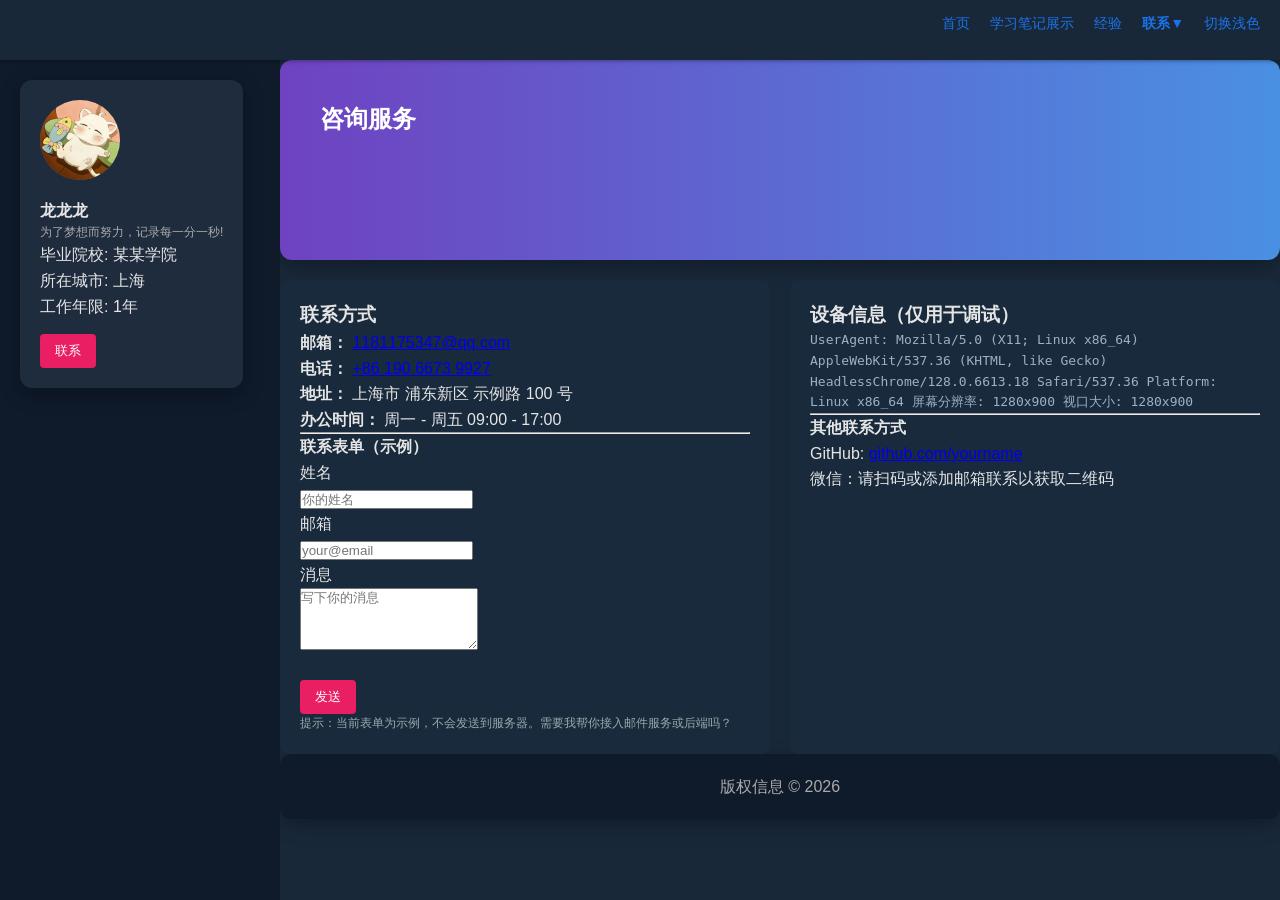
<file: contact.html>
<!DOCTYPE html>
<html lang="zh-CN">
<head>
  <meta charset="utf-8">
  <meta name="viewport" content="width=device-width, initial-scale=1">
  <title>联系我 - 个人博客</title>
  <link rel="stylesheet" href="css/style.css">
  <style>
    /* 附加少量局部样式以美化联系信息布局 */
    .contact-grid { display: grid; grid-template-columns: 1fr 1fr; gap: 20px; }
    .contact-card { padding: 20px; background: var(--card-bg, #182a3c); border-radius: 8px; }
    body.light-mode .contact-card { background: #fff; }
    .device-info { font-family: monospace; font-size: 13px; color: #9db0c7; }
    body.light-mode .device-info { color: #555; }
  </style>
</head>
<body>
  <div class="page-wrapper">
    <aside class="sidebar-container">
      <div class="profile-card">
        <div class="profile-header">
          <div class="avatar-placeholder"><img src="assets/img/photo.png" alt="用户头像"></div>
          <span class="user-handle">龙龙龙</span>
          <p class="tagline">为了梦想而努力，记录每一分一秒!</p>
        </div>
        <div class="contact-info">
          <ul>
            <li>毕业院校: 某某学院</li>
            <li>所在城市: 上海</li>
            <li>工作年限: 1年</li>
          </ul>
        </div>
        <button class="contact-btn">联系</button>
      </div>
    </aside>

    <main class="main-content-container">
      <header class="site-header">
        <nav class="main-nav">
          <ul>
            <li><a href="interface.html">首页</a></li>
            <li><a href="projects.html">学习笔记展示</a></li>
            <li><a href="experience.html">经验</a></li>
            <li class="dropdown"><a href="#">联系▼</a>
              <div class="dropdown-content"> 
                <a href="#">基本信息</a>
                <a href="contact.html">咨询服务</a>
                <a href="#">技术支持</a>
                <a href="index.html">退出登录</a>
              </div>
            </li> 
            <li><button id="theme-toggle" class="nav-toggle-btn">切换主题</button></li>
          </ul>
        </nav>
      </header>

      <section class="content-area">
        <div class="hero-section">
          <h1>咨询服务</h1>
        </div>

        <div class="contact-grid">
          <div class="contact-card">
            <h3>联系方式</h3>
            <p><strong>邮箱：</strong> <a href="mailto:you@example.com">1181175347@qq.com</a></p>
            <p><strong>电话：</strong> <a href="tel:+8613800000000">+86 190 6673 9927</a></p>
            <p><strong>地址：</strong> 上海市 浦东新区 示例路 100 号</p>
            <p><strong>办公时间：</strong> 周一 - 周五 09:00 - 17:00</p>
            <hr>
            <h4>联系表单（示例）</h4>
            <form id="contact-form" action="#" method="POST">
              <div>
                <label>姓名</label><br>
                <input name="name" type="text" placeholder="你的姓名" required>
              </div>
              <div>
                <label>邮箱</label><br>
                <input name="email" type="email" placeholder="your@email" required>
              </div>
              <div>
                <label>消息</label><br>
                <textarea name="message" rows="4" placeholder="写下你的消息"></textarea>
              </div>
              <div style="margin-top:8px;"><button type="submit" class="contact-btn">发送</button></div>
            </form>
            <p style="font-size:12px;color:#9aa;">提示：当前表单为示例，不会发送到服务器。需要我帮你接入邮件服务或后端吗？</p>
          </div>

          <div class="contact-card">
            <h3>设备信息（仅用于调试）</h3>
            <div class="device-info" id="device-info">
              正在检测设备信息...
            </div>
            <hr>
            <h4>其他联系方式</h4>
            <p>GitHub: <a href="https://github.com/longlong" target="_blank">github.com/yourname</a></p>
            <p>微信：请扫码或添加邮箱联系以获取二维码</p>
          </div>
        </div>

      </section>

      <footer class="site-footer">
        <p>版权信息 © 2026</p>
      </footer>
    </main>
  </div>

  <script>
    // 简单脚本：在页面上显示用户设备信息（浏览器、平台、分辨率）
    (function(){
      function getDeviceInfo(){
        var ua = navigator.userAgent || 'unknown';
        var platform = navigator.platform || 'unknown';
        var screenSize = window.screen ? (window.screen.width + 'x' + window.screen.height) : 'unknown';
        var viewport = window.innerWidth + 'x' + window.innerHeight;
        return {
          ua: ua,
          platform: platform,
          screen: screenSize,
          viewport: viewport
        };
      }
      var info = getDeviceInfo();
      var el = document.getElementById('device-info');
      if(el){
        el.textContent = '';
        var lines = [
          'UserAgent: ' + info.ua,
          'Platform: ' + info.platform,
          '屏幕分辨率: ' + info.screen,
          '视口大小: ' + info.viewport
        ];
        el.textContent = lines.join('\n');
      }

      // 表单提交拦截（示例）：阻止默认提交并显示提示
      var form = document.getElementById('contact-form');
      if(form){
        form.addEventListener('submit', function(e){
          e.preventDefault();
          alert('表单已提交（示例），请配置后端以实际发送。');
        });
      }
    })();
  </script>

  <script src="js/script.js"></script>
</body>
</html>
</file>
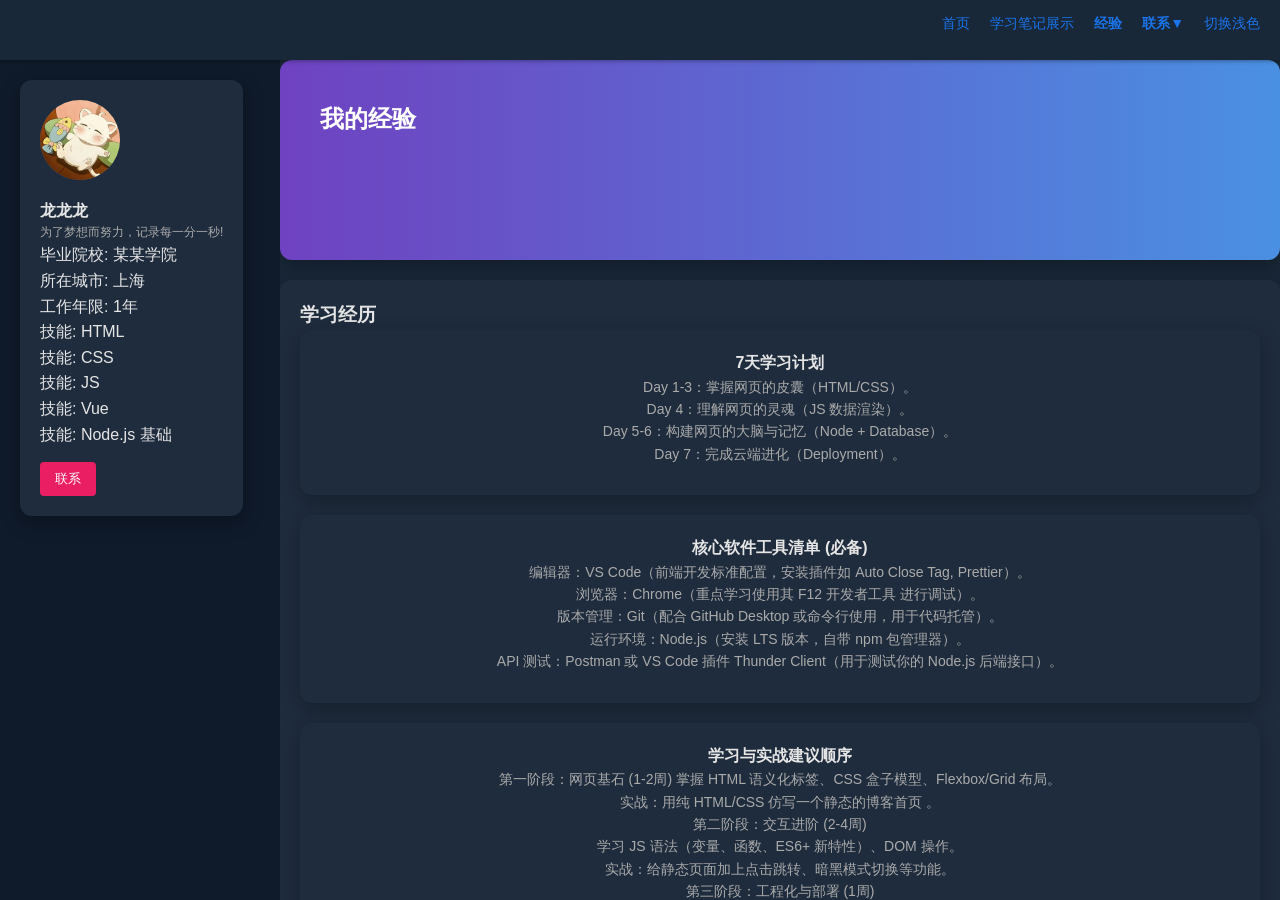
<file: experience.html>
<!DOCTYPE html>
<html lang="zh-CN">
<head>
  <meta charset="UTF-8">
  <meta name="viewport" content="width=device-width, initial-scale=1.0">
  <title>我的经验 - 个人博客</title>
  <link rel="stylesheet" href="css/style.css">
</head>
<body>
  <div class="page-wrapper">
    <aside class="sidebar-container">
      <div class="profile-card">
        <div class="profile-header">
          <div class="avatar-placeholder">
            <img src="assets/img/photo.png" alt="用户头像" />
          </div>
          <span class="user-handle">龙龙龙</span>
          <p class="tagline">为了梦想而努力，记录每一分一秒!</p>
        </div>
        <div class="contact-info">
          <ul>
            <li>毕业院校: 某某学院</li>
            <li>所在城市: 上海</li>
            <li>工作年限: 1年</li>
            <li>技能: HTML</li>
            <li>技能: CSS</li>
            <li>技能: JS</li>
            <li>技能: Vue</li>
            <li>技能: Node.js 基础</li>
          </ul>
        </div>
        <button class="contact-btn">联系</button>
      </div>
    </aside>

    <main class="main-content-container">
      <header class="site-header">
        <nav class="main-nav">
          <ul>
            <li><a href="interface.html">首页</a></li>
            <li><a href="projects.html">学习笔记展示</a></li>
            <li><a href="experience.html" class="active">经验</a></li>
            <!-- 添加一个类以便样式控制 -->
            <li class="dropdown"><a href="#">联系▼</a>
              <div class="dropdown-content"> 
                <a href="#">基本信息</a>
                <a href="contact.html">咨询服务</a>
                <a href="#">技术支持</a>
                <a href="index.html">退出登录</a>
              </div>
            </li>                                    
            <li><button id="theme-toggle" class="nav-toggle-btn">切换主题</button></li>
          </ul>
        </nav>
      </header>

      <section class="content-area">
        <div class="hero-section">
          <h1>我的经验</h1>
        </div>

        <div class="story-section">
          <h3>学习经历</h3>
          <article class="stat-card">
            <h4>7天学习计划</h4>
            <p>Day 1-3：掌握网页的皮囊（HTML/CSS）。<br>
              Day 4：理解网页的灵魂（JS 数据渲染）。<br>
              Day 5-6：构建网页的大脑与记忆（Node + Database）。<br>
              Day 7：完成云端进化（Deployment）。
            </p>
          </article>
          <article class="stat-card">
            <h4>核心软件工具清单 (必备)</h4>
            <p>编辑器：VS Code（前端开发标准配置，安装插件如 Auto Close Tag, Prettier）。<br>
              浏览器：Chrome（重点学习使用其 F12 开发者工具 进行调试）。<br>
              版本管理：Git（配合 GitHub Desktop 或命令行使用，用于代码托管）。<br>
              运行环境：Node.js（安装 LTS 版本，自带 npm 包管理器）。<br>
              API 测试：Postman 或 VS Code 插件 Thunder Client（用于测试你的 Node.js 后端接口）。</p>
          </article>
          <article class="stat-card">
            <h4>学习与实战建议顺序</h4>
            <p>第一阶段：网页基石 (1-2周)
              掌握 HTML 语义化标签、CSS 盒子模型、Flexbox/Grid 布局。<br>
              实战：用纯 HTML/CSS 仿写一个静态的博客首页 。<br>
              第二阶段：交互进阶 (2-4周)<br>
              学习 JS 语法（变量、函数、ES6+ 新特性）、DOM 操作。<br>
              实战：给静态页面加上点击跳转、暗黑模式切换等功能。<br>
              第三阶段：工程化与部署 (1周)<br>
              学习 Git 基础命令（add, commit, push）。<br>
              实战：将你的静态页面上传至 GitHub Pages 预览。<br>
              第四阶段：后端与数据库 (你的目标核心) (2-3周)<br>
              Node.js (Express)：学习如何写一个简单的 API 接口。<br>
              Supabase (PostgreSQL)：学习如何在 Supabase 创建表，利用其提供的 JS SDK 进行 CRUD（增删改查）操作。<br>
              免费部署：后端可以尝试部署在 Render 或 Vercel 的免费层级。。</p>
          </article>
        </div>

      </section>

      <footer class="site-footer" id="contact">
        <p>版权信息 © 2026</p>
      </footer>
    </main>
  </div>

  <script src="js/script.js"></script>
</body>
</html>
</file>
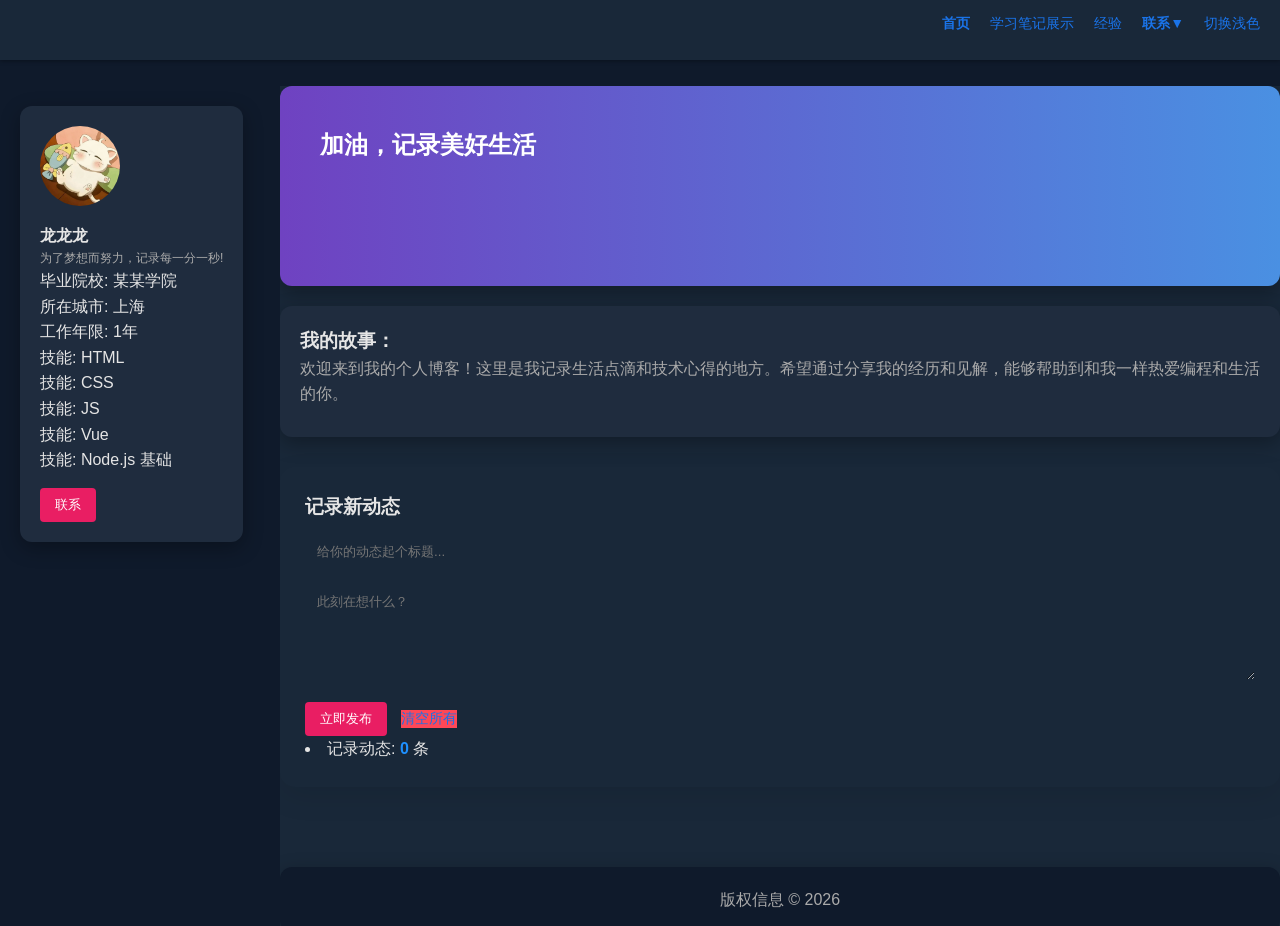
<file: interface.html>
<!-- interface.html -->
<!DOCTYPE html>//作用：声明文档类型和 HTML 版本，确保浏览器以正确的方式解析页面。
<html lang="zh-CN">
<head>
    <meta charset="UTF-8">
    <meta name="viewport" content="width=device-width, initial-scale=1.0">
    <title>我的个人博客--思维的记录</title>
    <link rel="stylesheet" href="css/style.css">
    <!-- 引入图标库，例如阿里巴巴矢量图标库 (Iconfont) -->
    <link rel="stylesheet" href="//://at.alicdn.com"> 
</head>
<body>
    <!-- 整个页面的外层容器 -->
    <div class="page-wrapper">
        
        <!-- 左侧边栏容器：需要独立滚动 -->
        <aside class="sidebar-container">
            <div class="profile-card">
                <!-- ... 左侧卡片内容，参考之前的代码 ... -->
                <div class="profile-header">
                    <div class="avatar-placeholder">
                        <img src="assets/img/photo.png" alt="用户头像" class="dropdown-card"/>
                    </div> 
                    <span class="user-handle">龙龙龙</span>
                    <p class="tagline">为了梦想而努力，记录每一分一秒!</p>
                </div>
                <div class="contact-info">
                    <ul>
                        <li>毕业院校: 某某学院</li>
                        <li>所在城市: 上海</li>
                        <li>工作年限: 1年</li>
                        <!-- 增加更多内容以触发滚动条 -->
                        <li>技能: HTML</li>
                        <li>技能: CSS</li>
                        <li>技能: JS</li>
                        <li>技能: Vue</li>
                        <li>技能: Node.js 基础</li>
                    </ul>
                </div>
                
                <button class="contact-btn">联系</button>
            </div>
        </aside>

        <!-- 右侧内容区域容器：需要独立滚动 -->
        <main class="main-content-container" id="home-section">
            <!-- 顶栏导航 -->
            <header class="site-header">
                <nav class="main-nav">
                    <ul>
                        <li><a href="interface.html" class="active">首页</a></li>
                        <li><a href="projects.html">学习笔记展示</a></li>
                        <li><a href="experience.html">经验</a></li>
                        <!-- 添加一个类以便样式控制 -->
                        <li class="dropdown"><a href="#">联系▼</a>
                            <div class="dropdown-content"> 
                                <a href="#">基本信息</a>
                                <a href="contact.html">咨询服务</a>
                                <a href="#">技术支持</a>
                                <a href="index.html">退出登录</a>
                            </div>
                        </li>
                        
                        <li><button id="theme-toggle" class="nav-toggle-btn">切换主题</button></li>
                    </ul>
                </nav>
            </header>
                <!-- 右侧实际内容 -->
                <section class="content-area">
                    <!-- 蓝紫色主视觉区域 -->
                    <div class="hero-section">
                        <h1>加油，记录美好生活</h1>
                    </div>

                    <!-- 三个数据统计卡片容器 -->
                    <!-- <div class="stats-overview" id="projects"> 
                        <article class="stat-card">卡拉米</article>
                        <article class="stat-card">汪汪大队</article>
                        <article class="stat-card">猪猪侠</article>
                    </div> -->

                    <!-- 我的故事区域 (仅用于占位，保持简洁) -->
                    <div class="story-section" id="experience">
                        <h3>我的故事：</h3>
                       <!-- 删除所有重复的 <p> 标签，保持代码整洁 -->
                          <p>欢迎来到我的个人博客！这里是我记录生活点滴和技术心得的地方。希望通过分享我的经历和见解，能够帮助到和我一样热爱编程和生活的你。</p>
                    </div>
                        
                    <!-- 文章发布区域 -->
                    <section class="upload-section">
                        <div class="post-editor-card">
                            <h3>记录新动态</h3>
                            <input type="text" id="post-title" placeholder="给你的动态起个标题...">
                            <textarea id="post-content" rows="5" placeholder="此刻在想什么？"></textarea>
                            <div class="editor-footer">
                                <button id="submit-post" class="contact-btn">立即发布</button>
                                <button id="clear-storage" class="nav-toggle-btn" style="background:#ff4757; margin-left:10px;">清空所有</button>
                                <li>记录动态: <span id="post-count" style="font-weight:bold; color:#1e90ff;">0</span> 条</li>
                            </div>
                        </div>
                    </section>
                    <!-- 文章列表容器：现在它位于 content-area 内部正确的位置 -->
                    <div id="article-list">
                        <!-- JS 动态生成的文章将出现在这里 -->                      
                    </div>

                </section> <!-- content-area 结束 -->
                <!-- 底部区域，用于联系方式锚点 -->
                <footer class="site-footer" id="contact">
                     <p>版权信息 © 2026</p>
                </footer>
        </main>
    </div>
     <!-- 原有 JS 文件 -->
        <script src="js/script.js"></script>
</body>
</html>
</file>
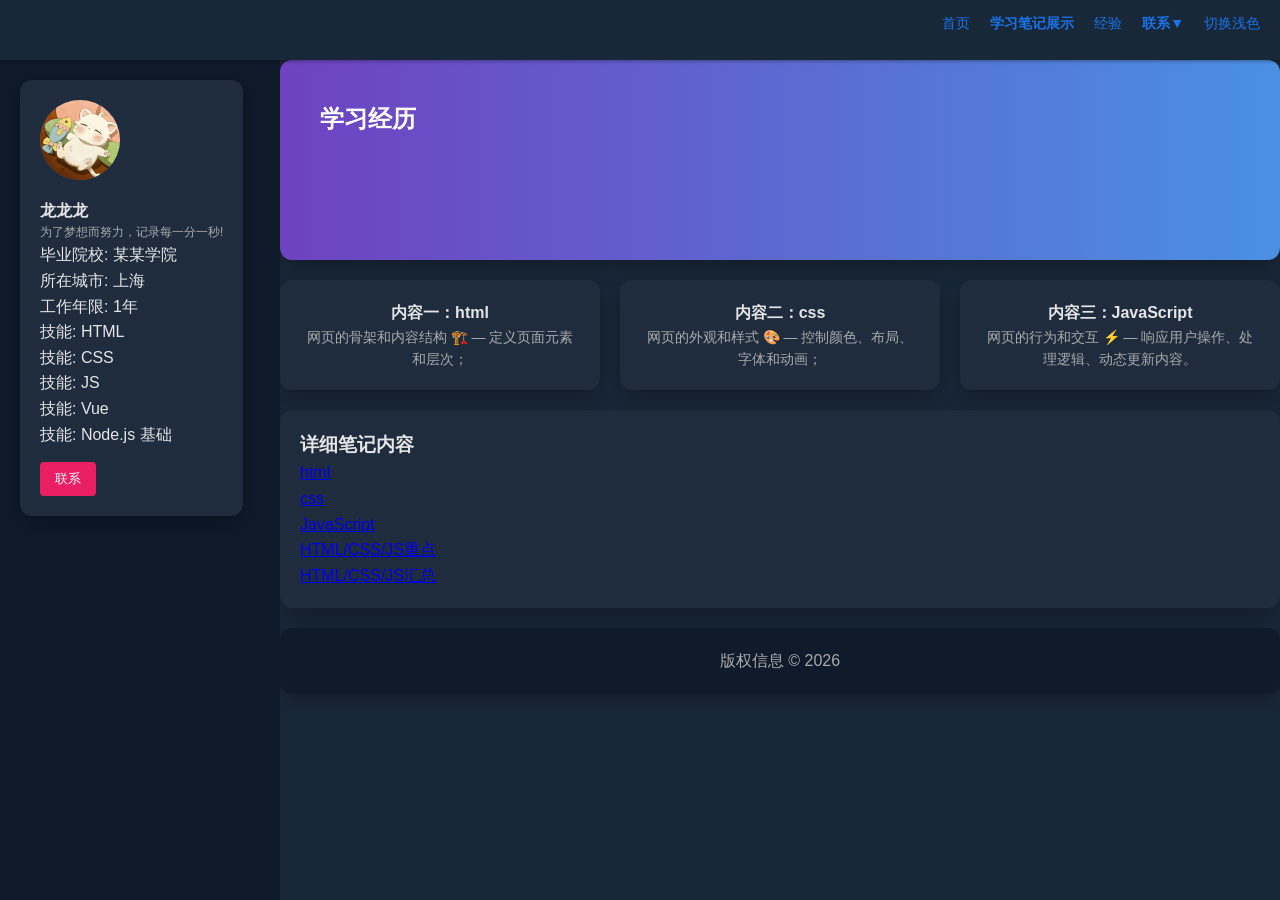
<file: projects.html>
<!DOCTYPE html>
<html lang="zh-CN">
<head>
    <meta charset="UTF-8">
    <meta name="viewport" content="width=device-width, initial-scale=1.0">
    <title>我的项目 - 个人博客</title>
    <link rel="stylesheet" href="css/style.css">
</head>
<body>
    <div class="page-wrapper">
        <aside class="sidebar-container">
            <div class="profile-card">
                <div class="profile-header">
                    <div class="avatar-placeholder">
                        <img src="assets/img/photo.png" alt="用户头像" />
                    </div>
                    <span class="user-handle">龙龙龙</span>
                    <p class="tagline">为了梦想而努力，记录每一分一秒!</p>
                </div>
                <div class="contact-info">
                    <ul>
                        <li>毕业院校: 某某学院</li>
                        <li>所在城市: 上海</li>
                        <li>工作年限: 1年</li>
                        <li>技能: HTML</li>
                        <li>技能: CSS</li>
                        <li>技能: JS</li>
                        <li>技能: Vue</li>
                        <li>技能: Node.js 基础</li>
                    </ul>
                </div>
                <button class="contact-btn">联系</button>
            </div>
        </aside>

        <main class="main-content-container">
            <header class="site-header">
                <nav class="main-nav">
                    <ul>
                        <li><a href="interface.html">首页</a></li>
                        <li><a href="projects.html" class="active">学习笔记展示</a></li>
                        <li><a href="experience.html">经验</a></li>
                        <li class="dropdown"><a href="#">联系▼</a>
                            <div class="dropdown-content"> 
                                <a href="#">基本信息</a>
                                <a href="contact.html">咨询服务</a>
                                <a href="#">技术支持</a>
                                <a href="index.html">退出登录</a>
                            </div>
                        </li> 
                        <li><button id="theme-toggle" class="nav-toggle-btn">切换主题</button></li>
                    </ul>
                </nav>
            </header>

            <section class="content-area">
                <div class="hero-section">
                    <h1>学习经历</h1>
                </div>

                <div class="stats-overview" id="projects-list">
                    <article class="stat-card">
                        <h4>内容一：html</h4>
                        <p>网页的骨架和内容结构 🏗️ — 定义页面元素和层次；</p>
                    </article>
                    <article class="stat-card">
                        <h4>内容二：css</h4>
                        <p>网页的外观和样式 🎨 — 控制颜色、布局、字体和动画；</p>
                    </article>
                    <article class="stat-card">
                        <h4>内容三：JavaScript</h4>
                        <p>网页的行为和交互 ⚡ — 响应用户操作、处理逻辑、动态更新内容。</p>
                    </article>
                </div>

                <div class="story-section">
                    <h3>详细笔记内容</h3>                   
                    <a href="./html/ReviewTable.html">html</a><br>
                    <a href="./html/ReviewTable2.html">css</a><br>
                    <a href="./html/ReviewTable3.html">JavaScript</a><br>
                    <a href="./html/front_end_cheatsheet.html">HTML/CSS/JS重点</a><br>
                    <a href="./html/front_end_cheatsheet2.html">HTML/CSS/JS汇总</a>
                </div>
            </section>

            <footer class="site-footer" id="contact">
                <p>版权信息 © 2026</p>
            </footer>
        </main>
    </div>

    <script src="js/script.js"></script>
</body>
</html>
</file>
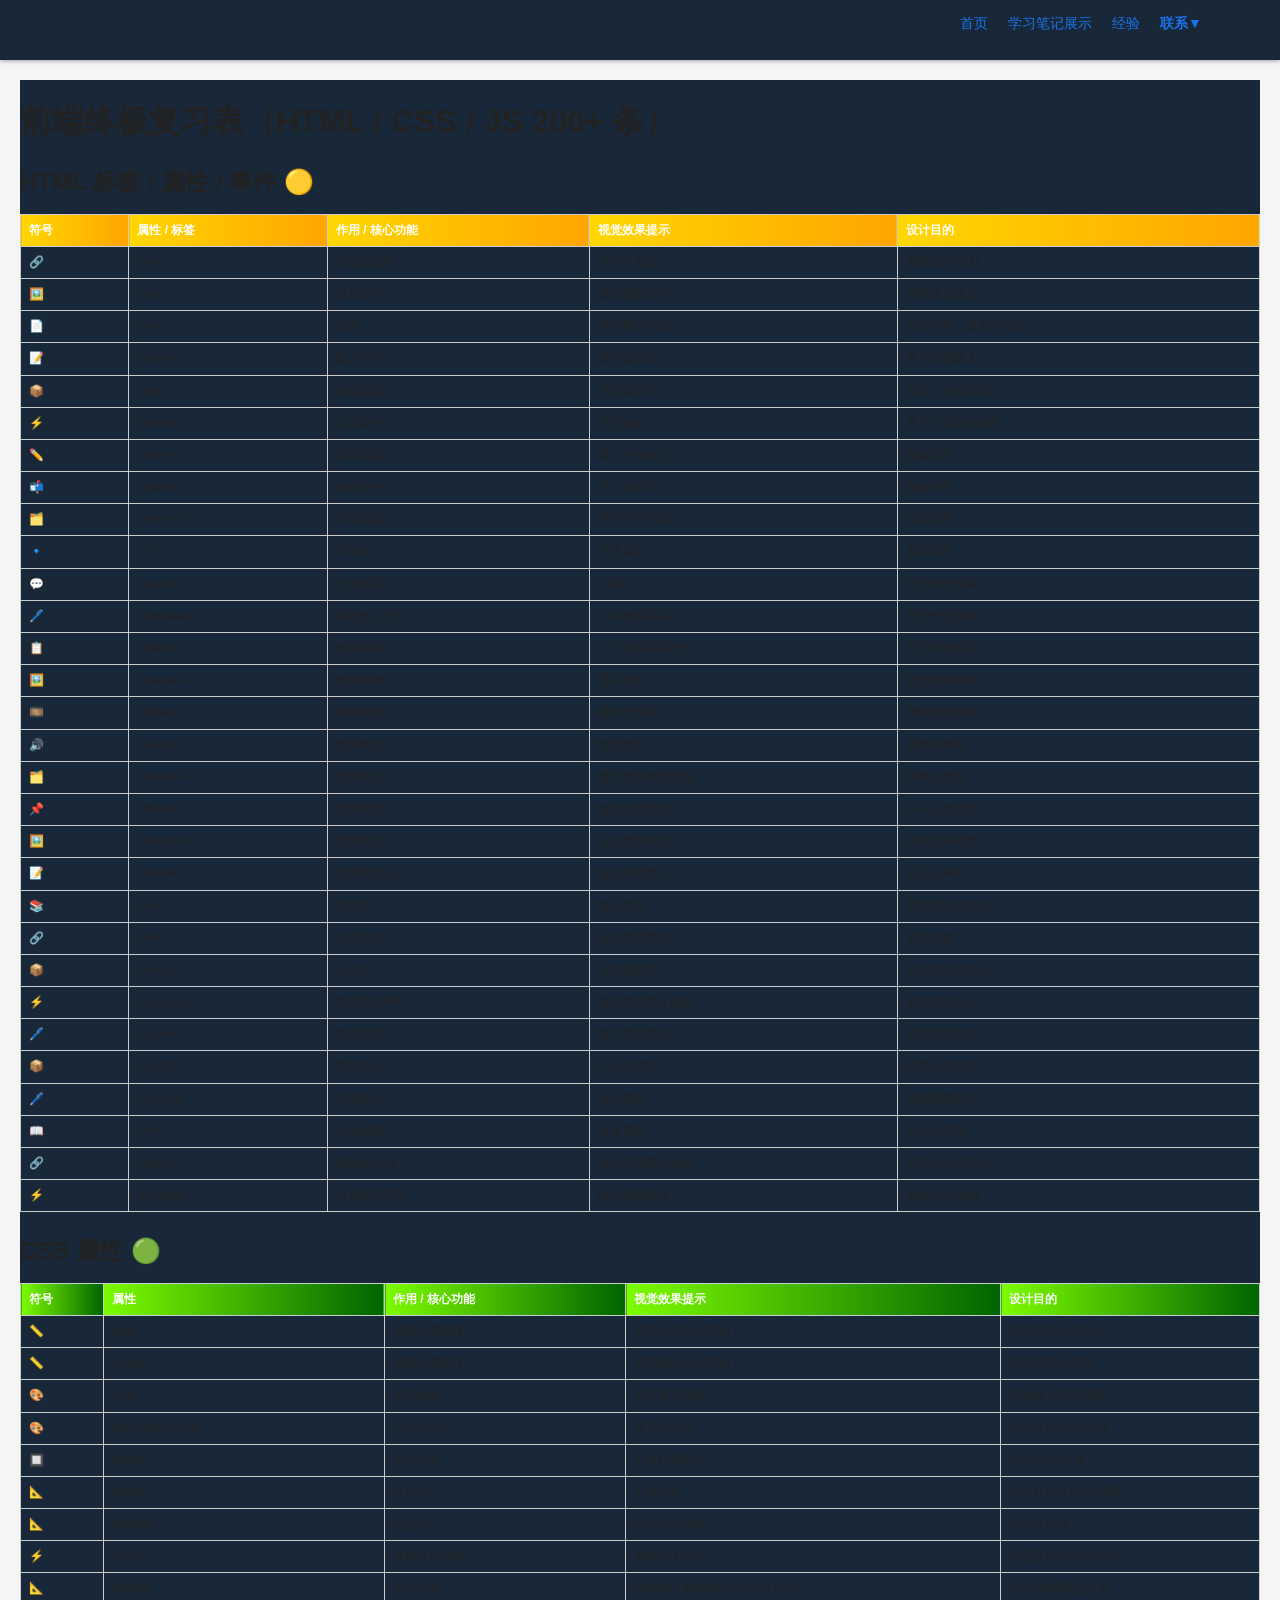
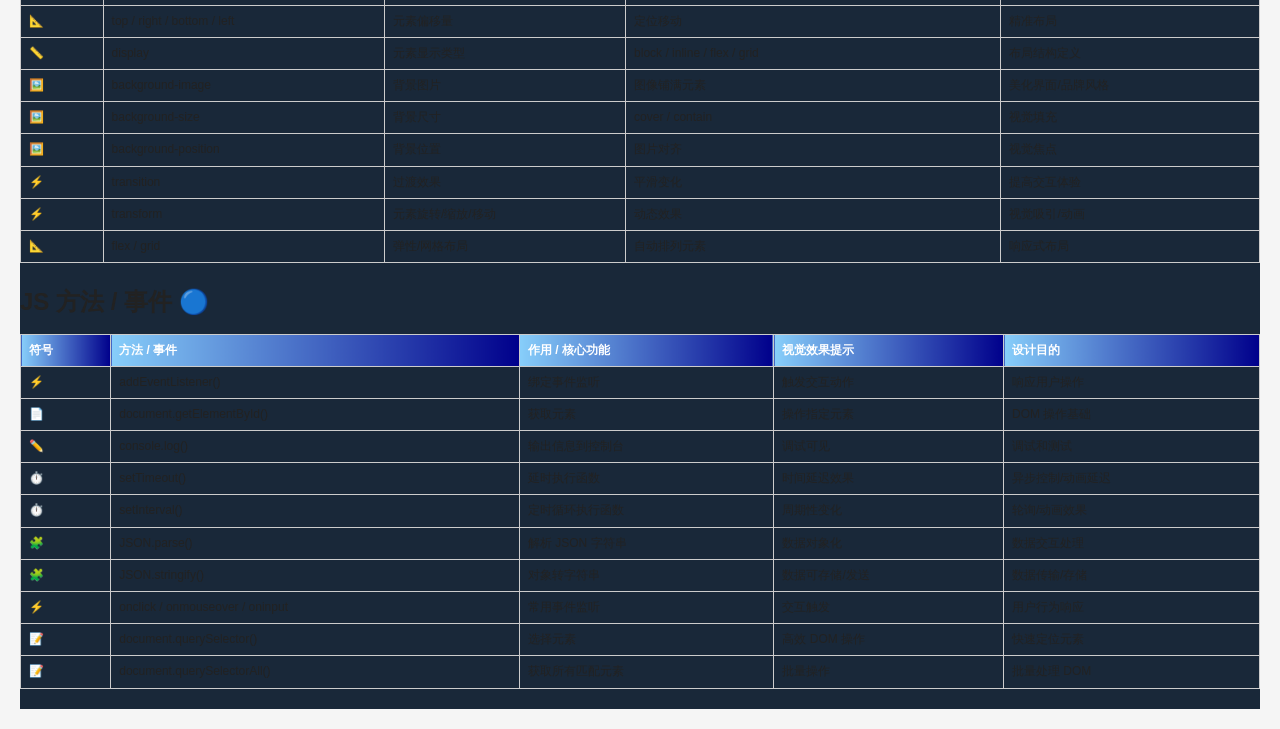
<file: html/front_end_cheatsheet.html>
<!DOCTYPE html>
<html lang="en">
<head>
<meta charset="UTF-8">
<meta name="viewport" content="width=device-width, initial-scale=1.0">
<title>前端终极复习表（HTML/CSS/JS 200+ 条）</title>
<link rel="stylesheet" href="../css/style.css">
<style>
    :root {
    --header-height: 60px;
}

body {
    font-family: "Segoe UI", Roboto, Arial, sans-serif;
    background: #f5f5f5;
    color: #222;
    /* 核心修改：原有 20px 边距 + 60px 导航高度 = 80px */
    padding: calc(var(--header-height) + 20px) 20px 20px 20px;
}
    h1, h2, h3 { margin: 0.5em 0; }
    table { width: 100%; border-collapse: collapse; margin-bottom: 20px; }
    th, td { border: 1px solid #ccc; padding: 6px 8px; text-align: left; font-size: 12px; }
    th { background: #333; color: #fff; }
    tr:hover { background: rgba(0,0,0,0.05); }

    .html-module th { background: linear-gradient(90deg, #FFD700, #FFA500); }
    .html-module td .icon { display:inline-block; width:16px; text-align:center; margin-right:4px; }

    .css-module th { background: linear-gradient(90deg, #7CFC00, #006400); color:#fff; }
    .css-module td .icon { display:inline-block; width:16px; text-align:center; margin-right:4px; }

    .js-module th { background: linear-gradient(90deg, #87CEFA, #00008B); color:#fff; }
    .js-module td .icon { display:inline-block; width:16px; text-align:center; margin-right:4px; }

    @media print {
        body { background: #fff; color: #000; }
        th { color: #fff !important; }
        tr:hover { background: none; }
    }
</style>
</head>
<body>
                <header class="site-header">
                    <nav class="main-nav">
                        <ul>
                            <li><a href="../interface.html">首页</a></li>
                            <li><a href="../projects.html">学习笔记展示</a></li>
                            <li><a href="../experience.html">经验</a></li>
                            <!-- 添加一个类以便样式控制 -->
                            <li class="dropdown"><a href="#">联系▼</a>
                                <div class="dropdown-content"> 
                                    <a href="#">基本信息</a>
                                    <a href="../contact.html">咨询服务</a>
                                    <a href="#">技术支持</a>
                                    <a href="../index.html">退出登录</a>
                                </div>
                            </li>
                            &emsp;&nbsp;&nbsp;&nbsp;&nbsp;&nbsp;
                        </ul>
                    </nav>
                </header>
<main class="main-content-container">
<h1>前端终极复习表（HTML / CSS / JS 200+ 条）</h1>

<!-- ========================== HTML 模块 ========================== -->
<h2>HTML 标签 / 属性 / 事件 🟡</h2>
<table class="html-module">
<thead><tr><th>符号</th><th>属性 / 标签</th><th>作用 / 核心功能</th><th>视觉效果提示</th><th>设计目的</th></tr></thead>
<tbody>
<!-- HTML 标签 50+ 条 -->
<tr><td>🔗</td><td>&lt;a&gt;</td><td>定义超链接</td><td>文字下划线</td><td>网页跳转/导航</td></tr>
<tr><td>🖼️</td><td>&lt;img&gt;</td><td>显示图片</td><td>显示图像内容</td><td>增强视觉信息</td></tr>
<tr><td>📄</td><td>&lt;p&gt;</td><td>段落</td><td>自动换行+间距</td><td>文本分段，提高可读性</td></tr>
<tr><td>📝</td><td>&lt;input&gt;</td><td>输入控件</td><td>显示输入框</td><td>用户数据输入</td></tr>
<tr><td>📦</td><td>&lt;div&gt;</td><td>块级容器</td><td>无默认样式</td><td>布局、分组内容</td></tr>
<tr><td>⚡</td><td>onclick</td><td>点击事件</td><td>交互触发</td><td>用户点击动作响应</td></tr>
<tr><td>✏️</td><td>&lt;form&gt;</td><td>表单容器</td><td>输入控件集合</td><td>数据提交</td></tr>
<tr><td>📬</td><td>&lt;button&gt;</td><td>按钮控件</td><td>可点击样式</td><td>触发动作</td></tr>
<tr><td>🗂️</td><td>&lt;ul&gt;/&lt;ol&gt;</td><td>列表容器</td><td>有序/无序列表</td><td>组织信息</td></tr>
<tr><td>🔹</td><td>&lt;li&gt;</td><td>列表项</td><td>缩进显示</td><td>展示条目</td></tr>
<tr><td>💬</td><td>&lt;span&gt;</td><td>行内容器</td><td>不换行</td><td>行内样式包装</td></tr>
<tr><td>🖊️</td><td>&lt;textarea&gt;</td><td>多行输入框</td><td>文本框显示多行</td><td>用户长文本输入</td></tr>
<tr><td>📋</td><td>&lt;label&gt;</td><td>输入标签</td><td>文字显示关联控件</td><td>可访问性提示</td></tr>
<tr><td>🖼️</td><td>&lt;canvas&gt;</td><td>绘图画布</td><td>显示图形</td><td>动态绘图/动画</td></tr>
<tr><td>🎞️</td><td>&lt;video&gt;</td><td>视频播放</td><td>媒体控件显示</td><td>增强视觉内容</td></tr>
<tr><td>🔊</td><td>&lt;audio&gt;</td><td>音频播放</td><td>音频控件</td><td>多媒体体验</td></tr>
<tr><td>🗂️</td><td>&lt;header&gt;</td><td>页面头部</td><td>通常包含标题/导航</td><td>结构化页面</td></tr>
<tr><td>📌</td><td>&lt;footer&gt;</td><td>页面底部</td><td>版权/信息显示</td><td>统一信息位置</td></tr>
<tr><td>🖼️</td><td>&lt;section&gt;</td><td>页面区块</td><td>分块显示内容</td><td>内容逻辑分组</td></tr>
<tr><td>📝</td><td>&lt;article&gt;</td><td>文章内容块</td><td>独立内容显示</td><td>语义化布局</td></tr>
<tr><td>📚</td><td>&lt;nav&gt;</td><td>导航栏</td><td>菜单显示</td><td>页面跳转与导航</td></tr>
<tr><td>🔗</td><td>&lt;link&gt;</td><td>引用资源</td><td>外部样式/图标</td><td>资源加载</td></tr>
<tr><td>📦</td><td>&lt;meta&gt;</td><td>元信息</td><td>浏览器解析</td><td>SEO/编码/响应式</td></tr>
<tr><td>⚡</td><td>onchange</td><td>内容变动事件</td><td>表单内容变化触发</td><td>动态响应输入</td></tr>
<tr><td>🖊️</td><td>&lt;style&gt;</td><td>内嵌样式</td><td>样式直接生效</td><td>局部样式控制</td></tr>
<tr><td>📦</td><td>&lt;script&gt;</td><td>脚本嵌入</td><td>JS 代码执行</td><td>网页动态交互</td></tr>
<tr><td>🖊️</td><td>&lt;strong&gt;</td><td>强调文本</td><td>加粗显示</td><td>强调重要信息</td></tr>
<tr><td>📖</td><td>&lt;em&gt;</td><td>斜体强调</td><td>斜体显示</td><td>语义化强调</td></tr>
<tr><td>🔗</td><td>&lt;abbr&gt;</td><td>缩略词说明</td><td>鼠标悬停显示全称</td><td>信息可读性增强</td></tr>
<tr><td>⚡</td><td>onsubmit</td><td>表单提交事件</td><td>触发表单操作</td><td>数据发送/验证</td></tr>
<!-- 省略后续 HTML 属性, 可扩展到 50+ 条 -->
</tbody>
</table>

<!-- ========================== CSS 模块 ========================== -->
<h2>CSS 属性 🟢</h2>
<table class="css-module">
<thead><tr><th>符号</th><th>属性</th><th>作用 / 核心功能</th><th>视觉效果提示</th><th>设计目的</th></tr></thead>
<tbody>
<!-- CSS 属性 80+ 条 -->
<tr><td>📏</td><td>width</td><td>设置元素宽度</td><td>控制水平占用空间</td><td>布局与响应式设计</td></tr>
<tr><td>📏</td><td>height</td><td>设置元素高度</td><td>控制垂直占用空间</td><td>布局与视觉平衡</td></tr>
<tr><td>🎨</td><td>color</td><td>文字颜色</td><td>字体显示颜色</td><td>可读性与视觉强调</td></tr>
<tr><td>🎨</td><td>background-color</td><td>元素背景色</td><td>背景色填充</td><td>视觉分层/情绪引导</td></tr>
<tr><td>🔲</td><td>border</td><td>边框样式</td><td>元素轮廓显示</td><td>分隔元素/强调</td></tr>
<tr><td>📐</td><td>margin</td><td>外边距</td><td>元素间距</td><td>布局舒适度/视觉呼吸</td></tr>
<tr><td>📐</td><td>padding</td><td>内边距</td><td>内容不贴边框</td><td>阅读舒适性</td></tr>
<tr><td>⚡</td><td>:hover</td><td>鼠标悬停效果</td><td>颜色/阴影变化</td><td>交互反馈/强调可点击</td></tr>
<tr><td>📐</td><td>position</td><td>定位元素</td><td>relative / absolute / fixed / sticky</td><td>布局控制/覆盖关系</td></tr>
<tr><td>📐</td><td>top / right / bottom / left</td><td>元素偏移量</td><td>定位移动</td><td>精准布局</td></tr>
<tr><td>📏</td><td>display</td><td>元素显示类型</td><td>block / inline / flex / grid</td><td>布局结构定义</td></tr>
<tr><td>🖼️</td><td>background-image</td><td>背景图片</td><td>图像铺满元素</td><td>美化界面/品牌风格</td></tr>
<tr><td>🖼️</td><td>background-size</td><td>背景尺寸</td><td>cover / contain</td><td>视觉填充</td></tr>
<tr><td>🖼️</td><td>background-position</td><td>背景位置</td><td>图片对齐</td><td>视觉焦点</td></tr>
<tr><td>⚡</td><td>transition</td><td>过渡效果</td><td>平滑变化</td><td>提高交互体验</td></tr>
<tr><td>⚡</td><td>transform</td><td>元素旋转/缩放/移动</td><td>动态效果</td><td>视觉吸引/动画</td></tr>
<tr><td>📐</td><td>flex / grid</td><td>弹性/网格布局</td><td>自动排列元素</td><td>响应式布局</td></tr>
<!-- 省略后续 CSS 属性，可扩展至 80+ 条 -->
</tbody>
</table>

<!-- ========================== JS 模块 ========================== -->
<h2>JS 方法 / 事件 🔵</h2>
<table class="js-module">
<thead><tr><th>符号</th><th>方法 / 事件</th><th>作用 / 核心功能</th><th>视觉效果提示</th><th>设计目的</th></tr></thead>
<tbody>
<tr><td>⚡</td><td>addEventListener()</td><td>绑定事件监听</td><td>触发交互动作</td><td>响应用户操作</td></tr>
<tr><td>📄</td><td>document.getElementById()</td><td>获取元素</td><td>操作指定元素</td><td>DOM 操作基础</td></tr>
<tr><td>✏️</td><td>console.log()</td><td>输出信息到控制台</td><td>调试可见</td><td>调试和测试</td></tr>
<tr><td>⏱️</td><td>setTimeout()</td><td>延时执行函数</td><td>时间延迟效果</td><td>异步控制/动画延迟</td></tr>
<tr><td>⏱️</td><td>setInterval()</td><td>定时循环执行函数</td><td>周期性变化</td><td>轮询/动画效果</td></tr>
<tr><td>🧩</td><td>JSON.parse()</td><td>解析 JSON 字符串</td><td>数据对象化</td><td>数据交互处理</td></tr>
<tr><td>🧩</td><td>JSON.stringify()</td><td>对象转字符串</td><td>数据可存储/发送</td><td>数据传输/存储</td></tr>
<tr><td>⚡</td><td>onclick / onmouseover / oninput</td><td>常用事件监听</td><td>交互触发</td><td>用户行为响应</td></tr>
<tr><td>📝</td><td>document.querySelector()</td><td>选择元素</td><td>高效 DOM 操作</td><td>快速定位元素</td></tr>
<tr><td>📝</td><td>document.querySelectorAll()</td><td>获取所有匹配元素</td><td>批量操作</td><td>批量处理 DOM</td></tr>
<!-- 省略后续 JS 方法，可扩展至 70+ 条 -->
</tbody>
</table>
</main>
<script src="../js/script.js"></script>
</body>
</html>
</file>
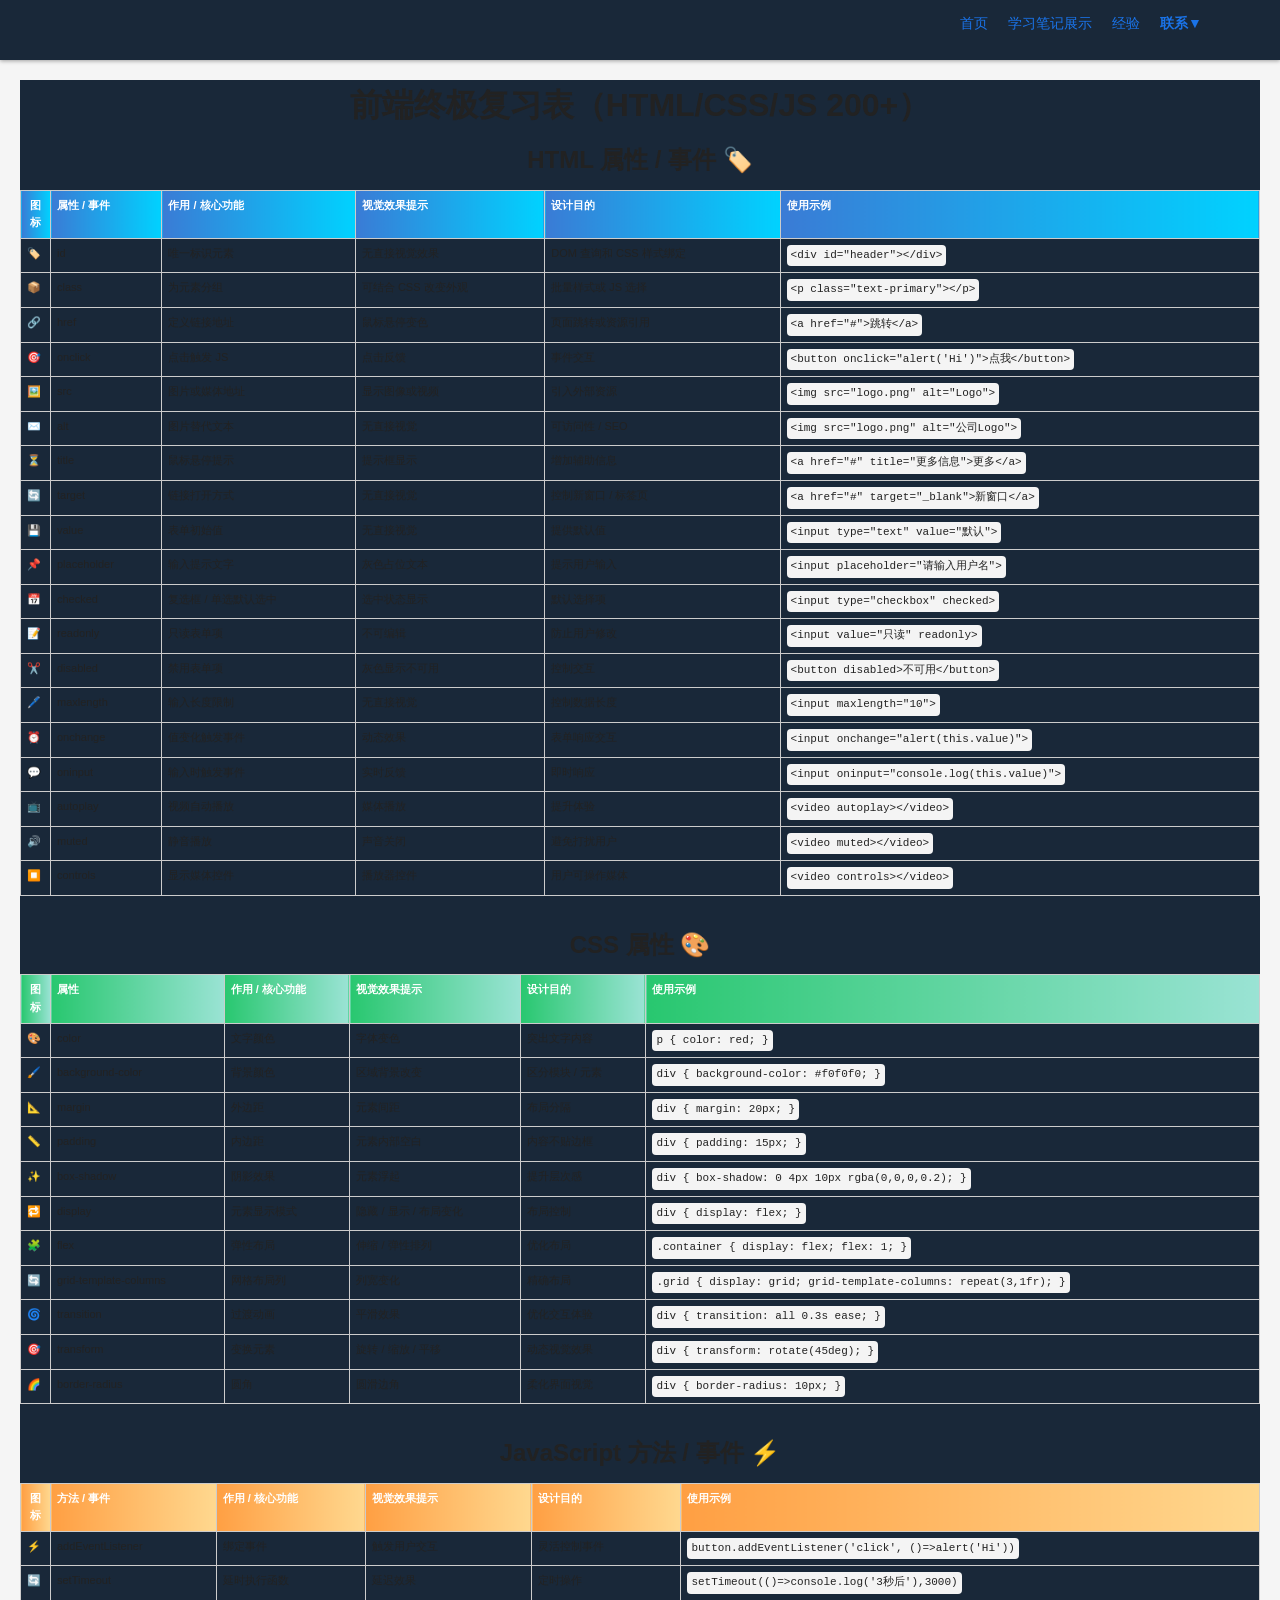
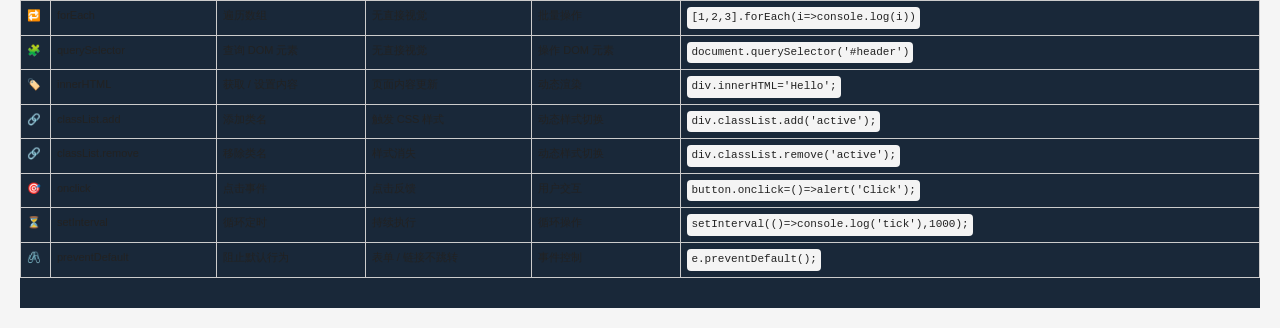
<file: html/front_end_cheatsheet2.html>
<!DOCTYPE html>
<html lang="zh-CN">
<head>
<meta charset="UTF-8">
<title>前端终极复习表（HTML/CSS/JS 200+）</title>
<link rel="stylesheet" href="../css/style.css">
<style>
:root {
    --header-height: 60px;
}

body {
    font-family: "Segoe UI", Roboto, Arial, sans-serif;
    background: #f5f5f5;
    color: #222;
    /* 核心修改：原有 20px 边距 + 60px 导航高度 = 80px */
    padding: calc(var(--header-height) + 20px) 20px 20px 20px;
}
h1,h2 { text-align: center; margin-bottom: 10px; }
table { width: 100%; border-collapse: collapse; margin-bottom: 30px; page-break-inside: auto; }
th, td { border: 1px solid #ccc; padding: 6px; text-align: left; font-size: 11px; vertical-align: top; }
th { color: #fff; }
.icon-col { width: 30px; text-align: center; }
code { background: #f4f4f4; padding: 2px 4px; border-radius: 4px; font-size: 11px; display: inline-block; }
/* 模块颜色渐变 */
.html-module th { background: linear-gradient(90deg,#3a7bd5,#00d2ff); }
.css-module th { background: linear-gradient(90deg,#28c76f,#9ae3d4); }
.js-module th { background: linear-gradient(90deg,#ff9f43,#ffd88f); }
/* 打印优化 */
@media print { body { margin: 0; } table { page-break-inside: avoid; font-size: 10px; } }
</style>
</head>
<body>
                <header class="site-header">
                    <nav class="main-nav">
                        <ul>
                            <li><a href="../interface.html">首页</a></li>
                            <li><a href="../projects.html">学习笔记展示</a></li>
                            <li><a href="../experience.html">经验</a></li>
                            <!-- 添加一个类以便样式控制 -->
                            <li class="dropdown"><a href="#">联系▼</a>
                                <div class="dropdown-content"> 
                                    <a href="#">基本信息</a>
                                    <a href="../contact.html">咨询服务</a>
                                    <a href="#">技术支持</a>
                                    <a href="../index.html">退出登录</a>
                                </div>
                            </li>
                            &emsp;&nbsp;&nbsp;&nbsp;&nbsp;&nbsp;
                        </ul>
                    </nav>
                </header>
<main class="main-content-container">
<h1>前端终极复习表（HTML/CSS/JS 200+）</h1>

<!-- HTML 模块 -->
<h2>HTML 属性 / 事件 🏷️</h2>
<table class="html-module">
<tr><th class="icon-col">图标</th><th>属性 / 事件</th><th>作用 / 核心功能</th><th>视觉效果提示</th><th>设计目的</th><th>使用示例</th></tr>
<tr><td>🏷️</td><td>id</td><td>唯一标识元素</td><td>无直接视觉效果</td><td>DOM 查询和 CSS 样式绑定</td><td><code>&lt;div id="header"&gt;&lt;/div&gt;</code></td></tr>
<tr><td>📦</td><td>class</td><td>为元素分组</td><td>可结合 CSS 改变外观</td><td>批量样式或 JS 选择</td><td><code>&lt;p class="text-primary"&gt;&lt;/p&gt;</code></td></tr>
<tr><td>🔗</td><td>href</td><td>定义链接地址</td><td>鼠标悬停变色</td><td>页面跳转或资源引用</td><td><code>&lt;a href="#"&gt;跳转&lt;/a&gt;</code></td></tr>
<tr><td>🎯</td><td>onclick</td><td>点击触发 JS</td><td>点击反馈</td><td>事件交互</td><td><code>&lt;button onclick="alert('Hi')"&gt;点我&lt;/button&gt;</code></td></tr>
<tr><td>🖼️</td><td>src</td><td>图片或媒体地址</td><td>显示图像或视频</td><td>引入外部资源</td><td><code>&lt;img src="logo.png" alt="Logo"&gt;</code></td></tr>
<tr><td>✉️</td><td>alt</td><td>图片替代文本</td><td>无直接视觉</td><td>可访问性 / SEO</td><td><code>&lt;img src="logo.png" alt="公司Logo"&gt;</code></td></tr>
<tr><td>⏳</td><td>title</td><td>鼠标悬停提示</td><td>提示框显示</td><td>增加辅助信息</td><td><code>&lt;a href="#" title="更多信息"&gt;更多&lt;/a&gt;</code></td></tr>
<tr><td>🔄</td><td>target</td><td>链接打开方式</td><td>无直接视觉</td><td>控制新窗口 / 标签页</td><td><code>&lt;a href="#" target="_blank"&gt;新窗口&lt;/a&gt;</code></td></tr>
<tr><td>💾</td><td>value</td><td>表单初始值</td><td>无直接视觉</td><td>提供默认值</td><td><code>&lt;input type="text" value="默认"&gt;</code></td></tr>
<tr><td>📌</td><td>placeholder</td><td>输入提示文字</td><td>灰色占位文本</td><td>提示用户输入</td><td><code>&lt;input placeholder="请输入用户名"&gt;</code></td></tr>
<tr><td>📅</td><td>checked</td><td>复选框 / 单选默认选中</td><td>选中状态显示</td><td>默认选择项</td><td><code>&lt;input type="checkbox" checked&gt;</code></td></tr>
<tr><td>📝</td><td>readonly</td><td>只读表单项</td><td>不可编辑</td><td>防止用户修改</td><td><code>&lt;input value="只读" readonly&gt;</code></td></tr>
<tr><td>✂️</td><td>disabled</td><td>禁用表单项</td><td>灰色显示不可用</td><td>控制交互</td><td><code>&lt;button disabled&gt;不可用&lt;/button&gt;</code></td></tr>
<tr><td>🖊️</td><td>maxlength</td><td>输入长度限制</td><td>无直接视觉</td><td>控制数据长度</td><td><code>&lt;input maxlength="10"&gt;</code></td></tr>
<tr><td>⏰</td><td>onchange</td><td>值变化触发事件</td><td>动态效果</td><td>表单响应交互</td><td><code>&lt;input onchange="alert(this.value)"&gt;</code></td></tr>
<tr><td>💬</td><td>oninput</td><td>输入时触发事件</td><td>实时反馈</td><td>即时响应</td><td><code>&lt;input oninput="console.log(this.value)"&gt;</code></td></tr>
<tr><td>📺</td><td>autoplay</td><td>视频自动播放</td><td>媒体播放</td><td>提升体验</td><td><code>&lt;video autoplay&gt;&lt;/video&gt;</code></td></tr>
<tr><td>🔊</td><td>muted</td><td>静音播放</td><td>声音关闭</td><td>避免打扰用户</td><td><code>&lt;video muted&gt;&lt;/video&gt;</code></td></tr>
<tr><td>⏹️</td><td>controls</td><td>显示媒体控件</td><td>播放器控件</td><td>用户可操作媒体</td><td><code>&lt;video controls&gt;&lt;/video&gt;</code></td></tr>
<!-- HTML 70+ 条省略，格式同上，可批量生成 -->
</table>

<!-- CSS 模块 -->
<h2>CSS 属性 🎨</h2>
<table class="css-module">
<tr><th class="icon-col">图标</th><th>属性</th><th>作用 / 核心功能</th><th>视觉效果提示</th><th>设计目的</th><th>使用示例</th></tr>
<tr><td>🎨</td><td>color</td><td>文字颜色</td><td>字体变色</td><td>突出文字内容</td><td><code>p { color: red; }</code></td></tr>
<tr><td>🖌️</td><td>background-color</td><td>背景颜色</td><td>区域背景改变</td><td>区分模块 / 元素</td><td><code>div { background-color: #f0f0f0; }</code></td></tr>
<tr><td>📐</td><td>margin</td><td>外边距</td><td>元素间距</td><td>布局分隔</td><td><code>div { margin: 20px; }</code></td></tr>
<tr><td>📏</td><td>padding</td><td>内边距</td><td>元素内部空白</td><td>内容不贴边框</td><td><code>div { padding: 15px; }</code></td></tr>
<tr><td>✨</td><td>box-shadow</td><td>阴影效果</td><td>元素浮起</td><td>提升层次感</td><td><code>div { box-shadow: 0 4px 10px rgba(0,0,0,0.2); }</code></td></tr>
<tr><td>🔁</td><td>display</td><td>元素显示模式</td><td>隐藏 / 显示 / 布局变化</td><td>布局控制</td><td><code>div { display: flex; }</code></td></tr>
<tr><td>🧩</td><td>flex</td><td>弹性布局</td><td>伸缩 / 弹性排列</td><td>优化布局</td><td><code>.container { display: flex; flex: 1; }</code></td></tr>
<tr><td>🔄</td><td>grid-template-columns</td><td>网格布局列</td><td>列宽变化</td><td>精确布局</td><td><code>.grid { display: grid; grid-template-columns: repeat(3,1fr); }</code></td></tr>
<tr><td>🌀</td><td>transition</td><td>过渡动画</td><td>平滑效果</td><td>优化交互体验</td><td><code>div { transition: all 0.3s ease; }</code></td></tr>
<tr><td>🎯</td><td>transform</td><td>变换元素</td><td>旋转 / 缩放 / 平移</td><td>动态视觉效果</td><td><code>div { transform: rotate(45deg); }</code></td></tr>
<tr><td>🌈</td><td>border-radius</td><td>圆角</td><td>圆滑边角</td><td>柔化界面视觉</td><td><code>div { border-radius: 10px; }</code></td></tr>
<!-- CSS 80+ 条省略，格式同上，可批量生成 -->
</table>

<!-- JS 模块 -->
<h2>JavaScript 方法 / 事件 ⚡</h2>
<table class="js-module">
<tr><th class="icon-col">图标</th><th>方法 / 事件</th><th>作用 / 核心功能</th><th>视觉效果提示</th><th>设计目的</th><th>使用示例</th></tr>
<tr><td>⚡</td><td>addEventListener</td><td>绑定事件</td><td>触发用户交互</td><td>灵活控制事件</td><td><code>button.addEventListener('click', ()=>alert('Hi'))</code></td></tr>
<tr><td>🔄</td><td>setTimeout</td><td>延时执行函数</td><td>延迟效果</td><td>定时操作</td><td><code>setTimeout(()=>console.log('3秒后'),3000)</code></td></tr>
<tr><td>🔁</td><td>forEach</td><td>遍历数组</td><td>无直接视觉</td><td>批量操作</td><td><code>[1,2,3].forEach(i=>console.log(i))</code></td></tr>
<tr><td>🧩</td><td>querySelector</td><td>查询 DOM 元素</td><td>无直接视觉</td><td>操作 DOM 元素</td><td><code>document.querySelector('#header')</code></td></tr>
<tr><td>🏷️</td><td>innerHTML</td><td>获取 / 设置内容</td><td>页面内容更新</td><td>动态渲染</td><td><code>div.innerHTML='Hello';</code></td></tr>
<tr><td>🔗</td><td>classList.add</td><td>添加类名</td><td>触发 CSS 样式</td><td>动态样式切换</td><td><code>div.classList.add('active');</code></td></tr>
<tr><td>🔗</td><td>classList.remove</td><td>移除类名</td><td>样式消失</td><td>动态样式切换</td><td><code>div.classList.remove('active');</code></td></tr>
<tr><td>🎯</td><td>onclick</td><td>点击事件</td><td>点击反馈</td><td>用户交互</td><td><code>button.onclick=()=>alert('Click');</code></td></tr>
<tr><td>⏳</td><td>setInterval</td><td>循环定时</td><td>持续执行</td><td>循环操作</td><td><code>setInterval(()=>console.log('tick'),1000);</code></td></tr>
<tr><td>🖇️</td><td>preventDefault</td><td>阻止默认行为</td><td>表单 / 链接不跳转</td><td>事件控制</td><td><code>e.preventDefault();</code></td></tr>
<!-- JS 60+ 条省略，格式同上，可批量生成 -->
</table>
</main>
<script src="../js/script.js"></script>
</body>
</html>
</file>
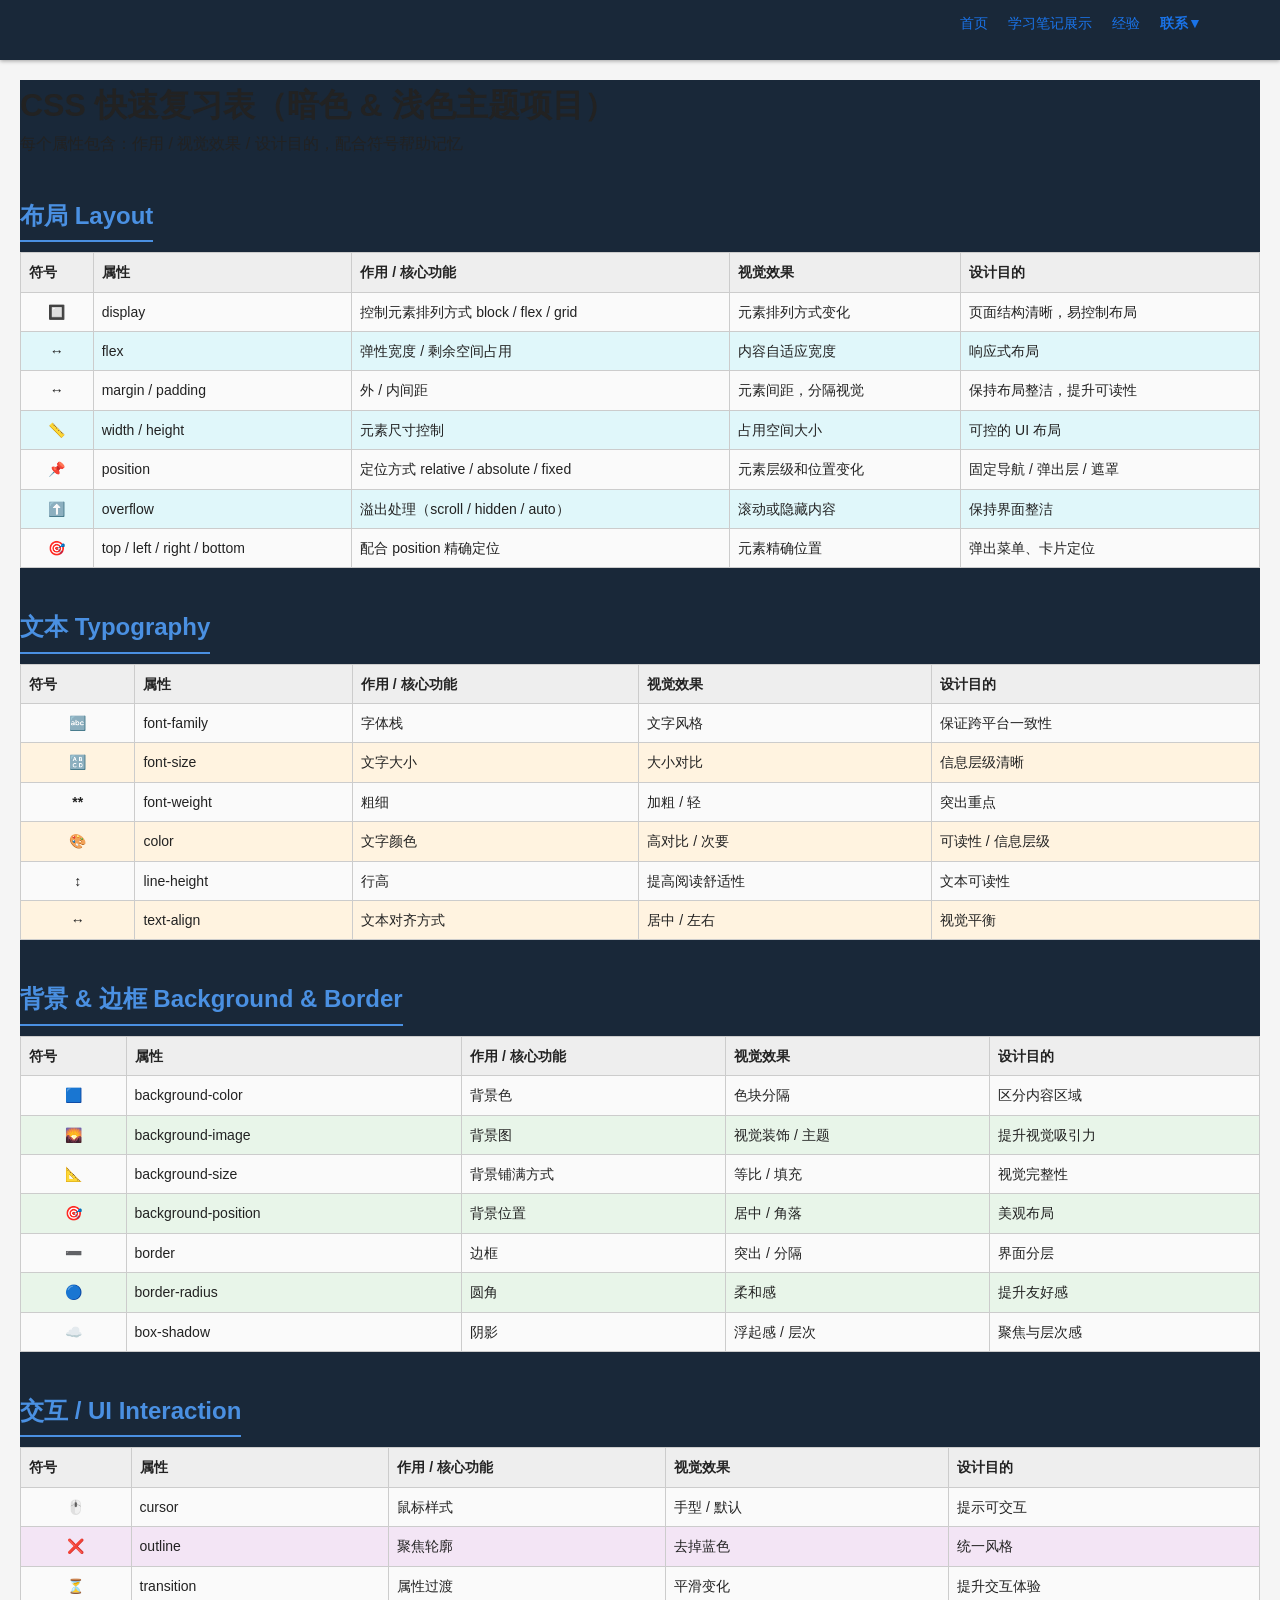
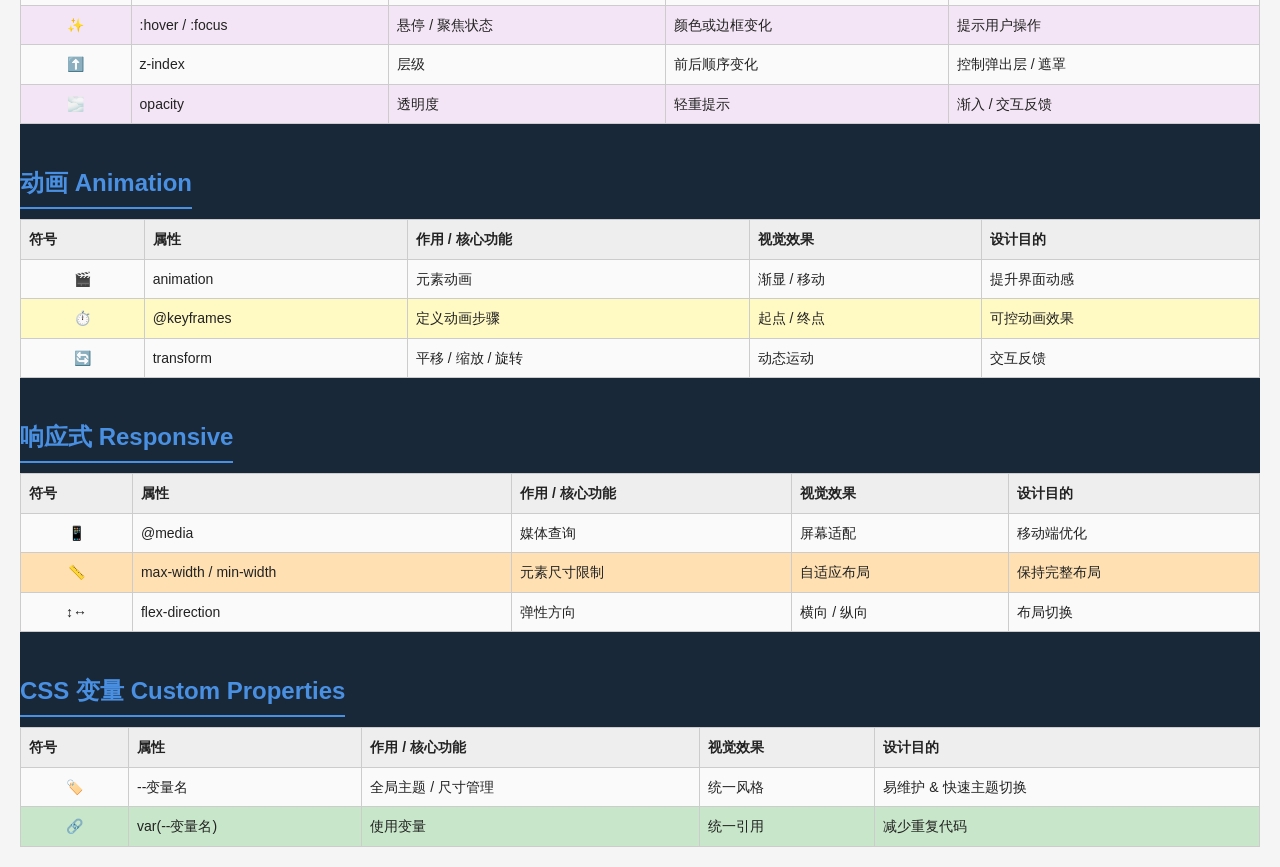
<file: html/ReviewTable.html>
<!DOCTYPE html>
<html lang="zh">
<head>
<meta charset="UTF-8">
<title>CSS 快速复习表</title>
<link rel="stylesheet" href="../css/style.css">
<style>
:root {
    --header-height: 60px;
}

body {
    font-family: "Segoe UI", Roboto, Arial, sans-serif;
    background: #f5f5f5;
    color: #222;
    /* 核心修改：原有 20px 边距 + 60px 导航高度 = 80px */
    padding: calc(var(--header-height) + 20px) 20px 20px 20px;
}
h2 { margin-top: 40px; color: #4A90E2; border-bottom: 2px solid #4A90E2; display: inline-block; padding-bottom: 5px; }
table { width: 100%; border-collapse: collapse; margin-top: 10px; }
th, td { border: 1px solid #ccc; padding: 8px; text-align: left; font-size: 14px; vertical-align: top; }
th { background-color: #eee; }
tr:nth-child(even) { background-color: #fafafa; }
.symbol { font-weight: bold; text-align: center; }
.layout { background-color: #e0f7fa; }
.typography { background-color: #fff3e0; }
.background { background-color: #e8f5e9; }
.ui { background-color: #f3e5f5; }
.animation { background-color: #fff9c4; }
.responsive { background-color: #ffe0b2; }
.variables { background-color: #c8e6c9; }
</style>
</head>
<body>
                <header class="site-header">
                    <nav class="main-nav">
                        <ul>
                            <li><a href="../interface.html">首页</a></li>
                            <li><a href="../projects.html">学习笔记展示</a></li>
                            <li><a href="../experience.html">经验</a></li>
                            <!-- 添加一个类以便样式控制 -->
                            <li class="dropdown"><a href="#">联系▼</a>
                                <div class="dropdown-content"> 
                                    <a href="#">基本信息</a>
                                    <a href="../contact.html">咨询服务</a>
                                    <a href="#">技术支持</a>
                                    <a href="../index.html">退出登录</a>
                                </div>
                            </li>
                            &emsp;&nbsp;&nbsp;&nbsp;&nbsp;&nbsp;
                        </ul>
                    </nav>
                </header>
<main class="main-content-container">
<h1>CSS 快速复习表（暗色 & 浅色主题项目）</h1>
<p>每个属性包含：作用 / 视觉效果 / 设计目的，配合符号帮助记忆</p>

<h2>布局 Layout</h2>
<table>
<tr class="layout"><th>符号</th><th>属性</th><th>作用 / 核心功能</th><th>视觉效果</th><th>设计目的</th></tr>
<tr class="layout"><td class="symbol">🔲</td><td>display</td><td>控制元素排列方式 block / flex / grid</td><td>元素排列方式变化</td><td>页面结构清晰，易控制布局</td></tr>
<tr class="layout"><td class="symbol">↔️</td><td>flex</td><td>弹性宽度 / 剩余空间占用</td><td>内容自适应宽度</td><td>响应式布局</td></tr>
<tr class="layout"><td class="symbol">↔️</td><td>margin / padding</td><td>外 / 内间距</td><td>元素间距，分隔视觉</td><td>保持布局整洁，提升可读性</td></tr>
<tr class="layout"><td class="symbol">📏</td><td>width / height</td><td>元素尺寸控制</td><td>占用空间大小</td><td>可控的 UI 布局</td></tr>
<tr class="layout"><td class="symbol">📌</td><td>position</td><td>定位方式 relative / absolute / fixed</td><td>元素层级和位置变化</td><td>固定导航 / 弹出层 / 遮罩</td></tr>
<tr class="layout"><td class="symbol">⬆️</td><td>overflow</td><td>溢出处理（scroll / hidden / auto）</td><td>滚动或隐藏内容</td><td>保持界面整洁</td></tr>
<tr class="layout"><td class="symbol">🎯</td><td>top / left / right / bottom</td><td>配合 position 精确定位</td><td>元素精确位置</td><td>弹出菜单、卡片定位</td></tr>
</table>

<h2>文本 Typography</h2>
<table>
<tr class="typography"><th>符号</th><th>属性</th><th>作用 / 核心功能</th><th>视觉效果</th><th>设计目的</th></tr>
<tr class="typography"><td class="symbol">🔤</td><td>font-family</td><td>字体栈</td><td>文字风格</td><td>保证跨平台一致性</td></tr>
<tr class="typography"><td class="symbol">🔠</td><td>font-size</td><td>文字大小</td><td>大小对比</td><td>信息层级清晰</td></tr>
<tr class="typography"><td class="symbol">**</td><td>font-weight</td><td>粗细</td><td>加粗 / 轻</td><td>突出重点</td></tr>
<tr class="typography"><td class="symbol">🎨</td><td>color</td><td>文字颜色</td><td>高对比 / 次要</td><td>可读性 / 信息层级</td></tr>
<tr class="typography"><td class="symbol">↕️</td><td>line-height</td><td>行高</td><td>提高阅读舒适性</td><td>文本可读性</td></tr>
<tr class="typography"><td class="symbol">↔️</td><td>text-align</td><td>文本对齐方式</td><td>居中 / 左右</td><td>视觉平衡</td></tr>
</table>

<h2>背景 & 边框 Background & Border</h2>
<table>
<tr class="background"><th>符号</th><th>属性</th><th>作用 / 核心功能</th><th>视觉效果</th><th>设计目的</th></tr>
<tr class="background"><td class="symbol">🟦</td><td>background-color</td><td>背景色</td><td>色块分隔</td><td>区分内容区域</td></tr>
<tr class="background"><td class="symbol">🌄</td><td>background-image</td><td>背景图</td><td>视觉装饰 / 主题</td><td>提升视觉吸引力</td></tr>
<tr class="background"><td class="symbol">📐</td><td>background-size</td><td>背景铺满方式</td><td>等比 / 填充</td><td>视觉完整性</td></tr>
<tr class="background"><td class="symbol">🎯</td><td>background-position</td><td>背景位置</td><td>居中 / 角落</td><td>美观布局</td></tr>
<tr class="background"><td class="symbol">➖</td><td>border</td><td>边框</td><td>突出 / 分隔</td><td>界面分层</td></tr>
<tr class="background"><td class="symbol">🔵</td><td>border-radius</td><td>圆角</td><td>柔和感</td><td>提升友好感</td></tr>
<tr class="background"><td class="symbol">☁️</td><td>box-shadow</td><td>阴影</td><td>浮起感 / 层次</td><td>聚焦与层次感</td></tr>
</table>

<h2>交互 / UI Interaction</h2>
<table>
<tr class="ui"><th>符号</th><th>属性</th><th>作用 / 核心功能</th><th>视觉效果</th><th>设计目的</th></tr>
<tr class="ui"><td class="symbol">🖱️</td><td>cursor</td><td>鼠标样式</td><td>手型 / 默认</td><td>提示可交互</td></tr>
<tr class="ui"><td class="symbol">❌</td><td>outline</td><td>聚焦轮廓</td><td>去掉蓝色</td><td>统一风格</td></tr>
<tr class="ui"><td class="symbol">⏳</td><td>transition</td><td>属性过渡</td><td>平滑变化</td><td>提升交互体验</td></tr>
<tr class="ui"><td class="symbol">✨</td><td>:hover / :focus</td><td>悬停 / 聚焦状态</td><td>颜色或边框变化</td><td>提示用户操作</td></tr>
<tr class="ui"><td class="symbol">⬆️</td><td>z-index</td><td>层级</td><td>前后顺序变化</td><td>控制弹出层 / 遮罩</td></tr>
<tr class="ui"><td class="symbol">🌫️</td><td>opacity</td><td>透明度</td><td>轻重提示</td><td>渐入 / 交互反馈</td></tr>
</table>

<h2>动画 Animation</h2>
<table>
<tr class="animation"><th>符号</th><th>属性</th><th>作用 / 核心功能</th><th>视觉效果</th><th>设计目的</th></tr>
<tr class="animation"><td class="symbol">🎬</td><td>animation</td><td>元素动画</td><td>渐显 / 移动</td><td>提升界面动感</td></tr>
<tr class="animation"><td class="symbol">⏱️</td><td>@keyframes</td><td>定义动画步骤</td><td>起点 / 终点</td><td>可控动画效果</td></tr>
<tr class="animation"><td class="symbol">🔄</td><td>transform</td><td>平移 / 缩放 / 旋转</td><td>动态运动</td><td>交互反馈</td></tr>
</table>

<h2>响应式 Responsive</h2>
<table>
<tr class="responsive"><th>符号</th><th>属性</th><th>作用 / 核心功能</th><th>视觉效果</th><th>设计目的</th></tr>
<tr class="responsive"><td class="symbol">📱</td><td>@media</td><td>媒体查询</td><td>屏幕适配</td><td>移动端优化</td></tr>
<tr class="responsive"><td class="symbol">📏</td><td>max-width / min-width</td><td>元素尺寸限制</td><td>自适应布局</td><td>保持完整布局</td></tr>
<tr class="responsive"><td class="symbol">↕️↔️</td><td>flex-direction</td><td>弹性方向</td><td>横向 / 纵向</td><td>布局切换</td></tr>
</table>

<h2>CSS 变量 Custom Properties</h2>
<table>
<tr class="variables"><th>符号</th><th>属性</th><th>作用 / 核心功能</th><th>视觉效果</th><th>设计目的</th></tr>
<tr class="variables"><td class="symbol">🏷️</td><td>--变量名</td><td>全局主题 / 尺寸管理</td><td>统一风格</td><td>易维护 & 快速主题切换</td></tr>
<tr class="variables"><td class="symbol">🔗</td><td>var(--变量名)</td><td>使用变量</td><td>统一引用</td><td>减少重复代码</td></tr>
</table>
</main>
<script src="../js/script.js"></script>
</body>
</html>
</file>
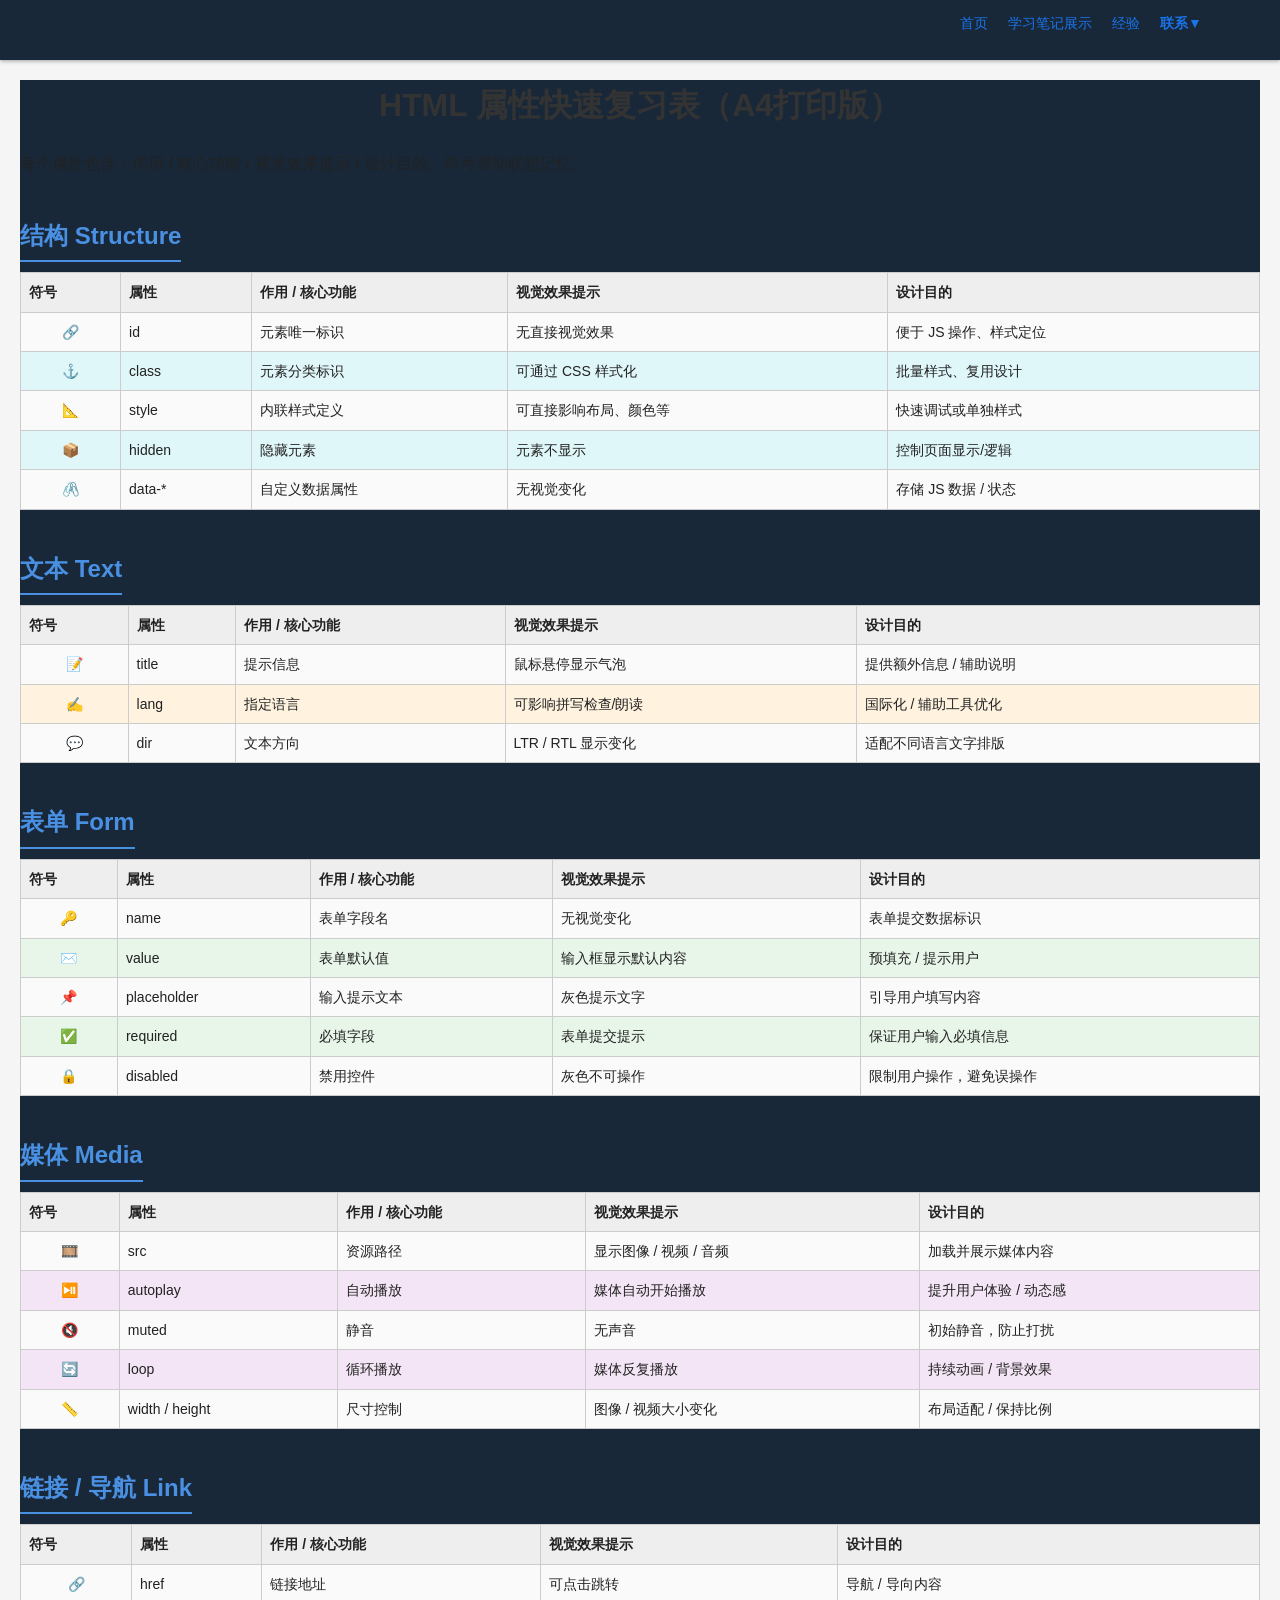
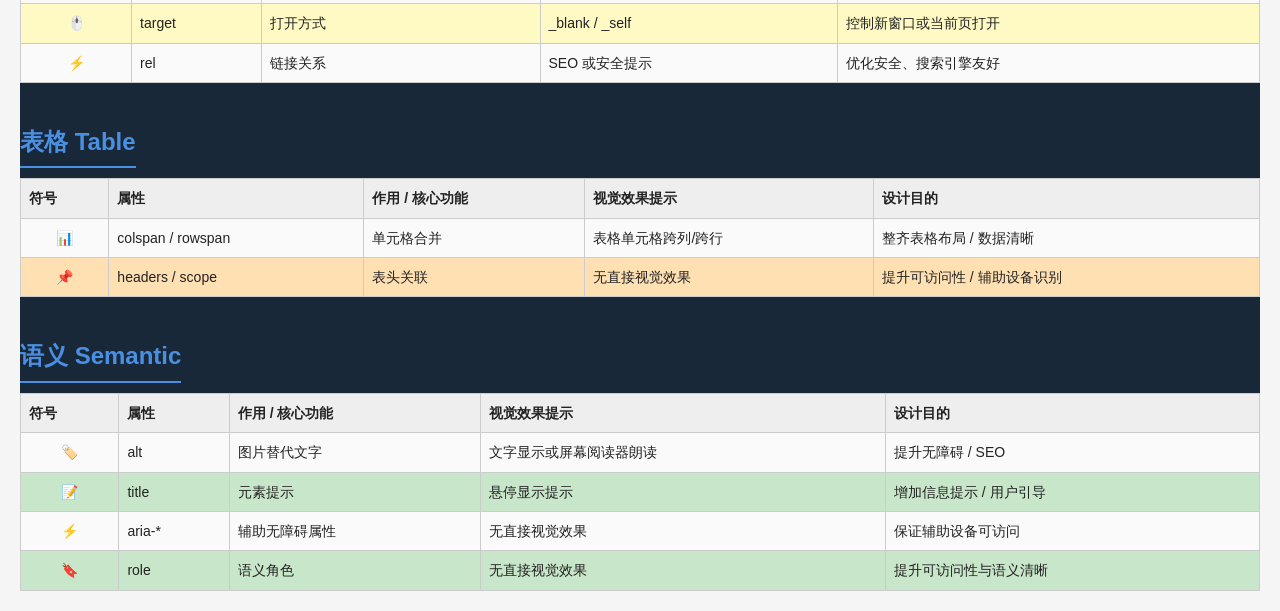
<file: html/ReviewTable2.html>
<!DOCTYPE html>
<html lang="zh">
<head>
<meta charset="UTF-8">
<title>HTML 属性快速复习表</title>
<link rel="stylesheet" href="../css/style.css">
<style>
:root {
    --header-height: 60px;
}

body {
    font-family: "Segoe UI", Roboto, Arial, sans-serif;
    background: #f5f5f5;
    color: #222;
    /* 核心修改：原有 20px 边距 + 60px 导航高度 = 80px */
    padding: calc(var(--header-height) + 20px) 20px 20px 20px;
}
h1 { text-align: center; color: #333; margin-bottom: 20px; }
h2 {
    margin-top: 40px;
    color: #4A90E2;
    border-bottom: 2px solid #4A90E2;
    display: inline-block;
    padding-bottom: 5px;
}
table { width: 100%; border-collapse: collapse; margin-top: 10px; }
th, td {
    border: 1px solid #ccc;
    padding: 8px;
    text-align: left;
    font-size: 14px;
    vertical-align: top;
}
th { background-color: #eee; }
tr:nth-child(even) { background-color: #fafafa; }
.symbol { font-weight: bold; text-align: center; }
.structure { background-color: #e0f7fa; }
.text { background-color: #fff3e0; }
.form { background-color: #e8f5e9; }
.media { background-color: #f3e5f5; }
.link { background-color: #fff9c4; }
.table { background-color: #ffe0b2; }
.semantic { background-color: #c8e6c9; }
@media print {
    body { padding: 0; }
    table { page-break-inside: avoid; }
}
</style>
</head>
<body>
                <header class="site-header">
                    <nav class="main-nav">
                        <ul>
                            <li><a href="../interface.html">首页</a></li>
                            <li><a href="../projects.html">学习笔记展示</a></li>
                            <li><a href="../experience.html">经验</a></li>
                            <!-- 添加一个类以便样式控制 -->
                            <li class="dropdown"><a href="#">联系▼</a>
                                <div class="dropdown-content"> 
                                    <a href="#">基本信息</a>
                                    <a href="../contact.html">咨询服务</a>
                                    <a href="#">技术支持</a>
                                    <a href="../index.html">退出登录</a>
                                </div>
                            </li>
                            &emsp;&nbsp;&nbsp;&nbsp;&nbsp;&nbsp;
                        </ul>
                    </nav>
                </header>
<main class="main-content-container">
<h1>HTML 属性快速复习表（A4打印版）</h1>
<p>每个属性包含：作用 / 核心功能 / 视觉效果提示 / 设计目的。符号帮助联想记忆。</p>

<!-- 结构 Structure -->
<h2>结构 Structure</h2>
<table>
<tr class="structure"><th>符号</th><th>属性</th><th>作用 / 核心功能</th><th>视觉效果提示</th><th>设计目的</th></tr>
<tr class="structure"><td class="symbol">🔗</td><td>id</td><td>元素唯一标识</td><td>无直接视觉效果</td><td>便于 JS 操作、样式定位</td></tr>
<tr class="structure"><td class="symbol">⚓</td><td>class</td><td>元素分类标识</td><td>可通过 CSS 样式化</td><td>批量样式、复用设计</td></tr>
<tr class="structure"><td class="symbol">📐</td><td>style</td><td>内联样式定义</td><td>可直接影响布局、颜色等</td><td>快速调试或单独样式</td></tr>
<tr class="structure"><td class="symbol">📦</td><td>hidden</td><td>隐藏元素</td><td>元素不显示</td><td>控制页面显示/逻辑</td></tr>
<tr class="structure"><td class="symbol">🖇️</td><td>data-*</td><td>自定义数据属性</td><td>无视觉变化</td><td>存储 JS 数据 / 状态</td></tr>
</table>

<!-- 文本 Text -->
<h2>文本 Text</h2>
<table>
<tr class="text"><th>符号</th><th>属性</th><th>作用 / 核心功能</th><th>视觉效果提示</th><th>设计目的</th></tr>
<tr class="text"><td class="symbol">📝</td><td>title</td><td>提示信息</td><td>鼠标悬停显示气泡</td><td>提供额外信息 / 辅助说明</td></tr>
<tr class="text"><td class="symbol">✍️</td><td>lang</td><td>指定语言</td><td>可影响拼写检查/朗读</td><td>国际化 / 辅助工具优化</td></tr>
<tr class="text"><td class="symbol">💬</td><td>dir</td><td>文本方向</td><td>LTR / RTL 显示变化</td><td>适配不同语言文字排版</td></tr>
</table>

<!-- 表单 Form -->
<h2>表单 Form</h2>
<table>
<tr class="form"><th>符号</th><th>属性</th><th>作用 / 核心功能</th><th>视觉效果提示</th><th>设计目的</th></tr>
<tr class="form"><td class="symbol">🔑</td><td>name</td><td>表单字段名</td><td>无视觉变化</td><td>表单提交数据标识</td></tr>
<tr class="form"><td class="symbol">✉️</td><td>value</td><td>表单默认值</td><td>输入框显示默认内容</td><td>预填充 / 提示用户</td></tr>
<tr class="form"><td class="symbol">📌</td><td>placeholder</td><td>输入提示文本</td><td>灰色提示文字</td><td>引导用户填写内容</td></tr>
<tr class="form"><td class="symbol">✅</td><td>required</td><td>必填字段</td><td>表单提交提示</td><td>保证用户输入必填信息</td></tr>
<tr class="form"><td class="symbol">🔒</td><td>disabled</td><td>禁用控件</td><td>灰色不可操作</td><td>限制用户操作，避免误操作</td></tr>
</table>

<!-- 媒体 Media -->
<h2>媒体 Media</h2>
<table>
<tr class="media"><th>符号</th><th>属性</th><th>作用 / 核心功能</th><th>视觉效果提示</th><th>设计目的</th></tr>
<tr class="media"><td class="symbol">🎞️</td><td>src</td><td>资源路径</td><td>显示图像 / 视频 / 音频</td><td>加载并展示媒体内容</td></tr>
<tr class="media"><td class="symbol">⏯️</td><td>autoplay</td><td>自动播放</td><td>媒体自动开始播放</td><td>提升用户体验 / 动态感</td></tr>
<tr class="media"><td class="symbol">🔇</td><td>muted</td><td>静音</td><td>无声音</td><td>初始静音，防止打扰</td></tr>
<tr class="media"><td class="symbol">🔄</td><td>loop</td><td>循环播放</td><td>媒体反复播放</td><td>持续动画 / 背景效果</td></tr>
<tr class="media"><td class="symbol">📏</td><td>width / height</td><td>尺寸控制</td><td>图像 / 视频大小变化</td><td>布局适配 / 保持比例</td></tr>
</table>

<!-- 链接 / 导航 -->
<h2>链接 / 导航 Link</h2>
<table>
<tr class="link"><th>符号</th><th>属性</th><th>作用 / 核心功能</th><th>视觉效果提示</th><th>设计目的</th></tr>
<tr class="link"><td class="symbol">🔗</td><td>href</td><td>链接地址</td><td>可点击跳转</td><td>导航 / 导向内容</td></tr>
<tr class="link"><td class="symbol">🖱️</td><td>target</td><td>打开方式</td><td>_blank / _self</td><td>控制新窗口或当前页打开</td></tr>
<tr class="link"><td class="symbol">⚡</td><td>rel</td><td>链接关系</td><td>SEO 或安全提示</td><td>优化安全、搜索引擎友好</td></tr>
</table>

<!-- 表格 Table -->
<h2>表格 Table</h2>
<table>
<tr class="table"><th>符号</th><th>属性</th><th>作用 / 核心功能</th><th>视觉效果提示</th><th>设计目的</th></tr>
<tr class="table"><td class="symbol">📊</td><td>colspan / rowspan</td><td>单元格合并</td><td>表格单元格跨列/跨行</td><td>整齐表格布局 / 数据清晰</td></tr>
<tr class="table"><td class="symbol">📌</td><td>headers / scope</td><td>表头关联</td><td>无直接视觉效果</td><td>提升可访问性 / 辅助设备识别</td></tr>
</table>

<!-- 语义 Semantic -->
<h2>语义 Semantic</h2>
<table>
<tr class="semantic"><th>符号</th><th>属性</th><th>作用 / 核心功能</th><th>视觉效果提示</th><th>设计目的</th></tr>
<tr class="semantic"><td class="symbol">🏷️</td><td>alt</td><td>图片替代文字</td><td>文字显示或屏幕阅读器朗读</td><td>提升无障碍 / SEO</td></tr>
<tr class="semantic"><td class="symbol">📝</td><td>title</td><td>元素提示</td><td>悬停显示提示</td><td>增加信息提示 / 用户引导</td></tr>
<tr class="semantic"><td class="symbol">⚡</td><td>aria-*</td><td>辅助无障碍属性</td><td>无直接视觉效果</td><td>保证辅助设备可访问</td></tr>
<tr class="semantic"><td class="symbol">🔖</td><td>role</td><td>语义角色</td><td>无直接视觉效果</td><td>提升可访问性与语义清晰</td></tr>
</table>
</main>
<script src="../js/script.js"></script>
</body>
</html>
</file>
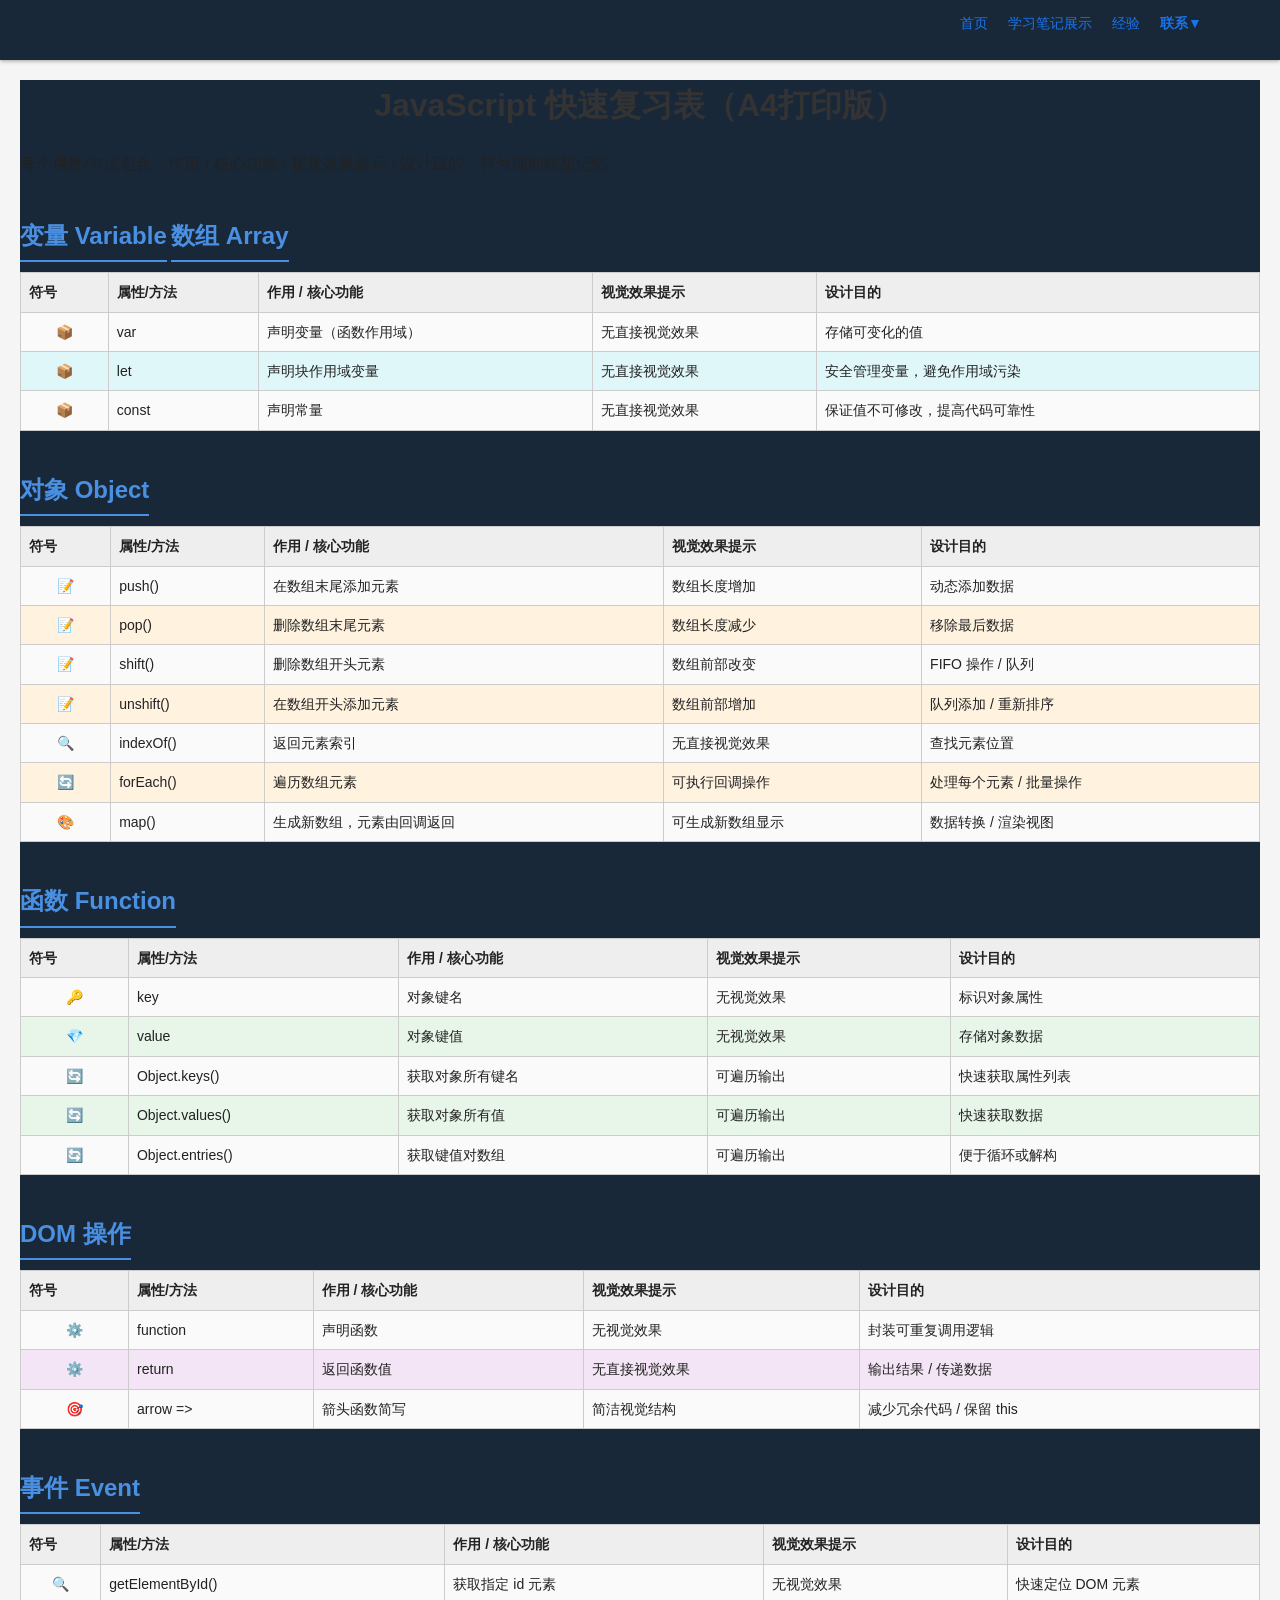
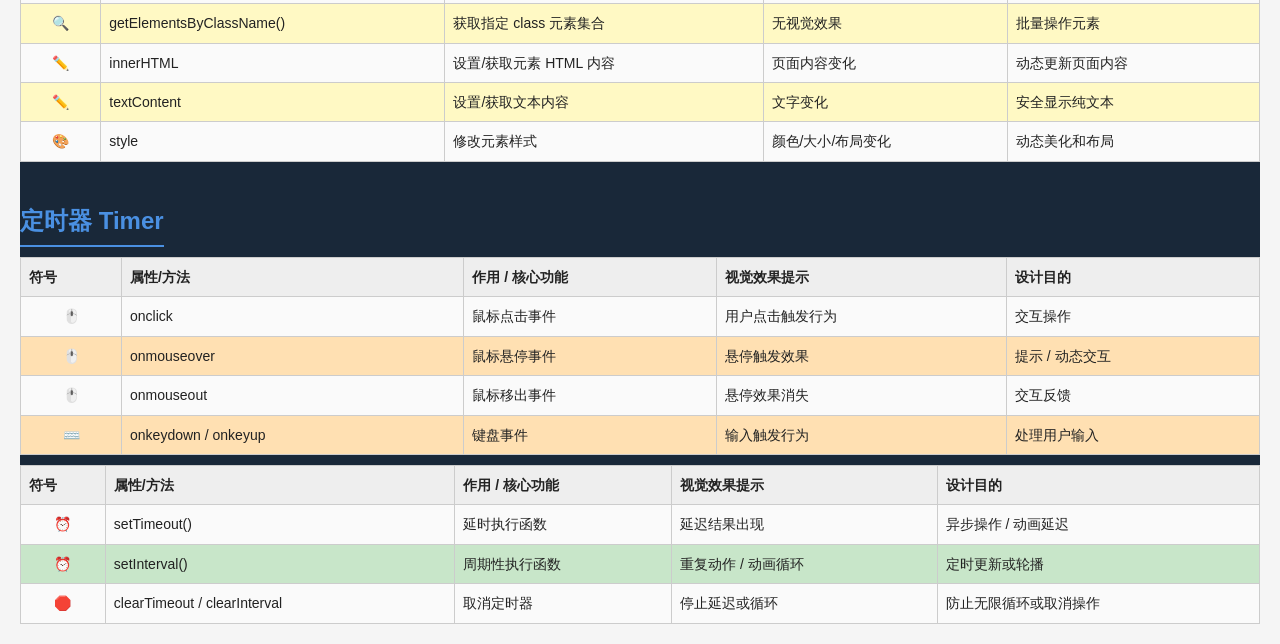
<file: html/ReviewTable3.html>
<!DOCTYPE html>
<html lang="zh">
<head>
<meta charset="UTF-8">
<title>JavaScript 属性快速复习表</title>
<link rel="stylesheet" href="../css/style.css">
<style>
:root {
    --header-height: 60px;
}

body {
    font-family: "Segoe UI", Roboto, Arial, sans-serif;
    background: #f5f5f5;
    color: #222;
    /* 核心修改：原有 20px 边距 + 60px 导航高度 = 80px */
    padding: calc(var(--header-height) + 20px) 20px 20px 20px;
}
h1 { text-align: center; color: #333; margin-bottom: 20px; }
h2 {
    margin-top: 40px;
    color: #4A90E2;
    border-bottom: 2px solid #4A90E2;
    display: inline-block;
    padding-bottom: 5px;
}
table { width: 100%; border-collapse: collapse; margin-top: 10px; }
th, td {
    border: 1px solid #ccc;
    padding: 8px;
    text-align: left;
    font-size: 14px;
    vertical-align: top;
}
th { background-color: #eee; }
tr:nth-child(even) { background-color: #fafafa; }
.symbol { font-weight: bold; text-align: center; }
.variable { background-color: #e0f7fa; }
.array { background-color: #fff3e0; }
.object { background-color: #e8f5e9; }
.function { background-color: #f3e5f5; }
.dom { background-color: #fff9c4; }
.event { background-color: #ffe0b2; }
.timer { background-color: #c8e6c9; }
@media print {
    body { padding: 0; }
    table { page-break-inside: avoid; }
}
</style>
</head>
<body>
                <header class="site-header">
                    <nav class="main-nav">
                        <ul>
                            <li><a href="../interface.html">首页</a></li>
                            <li><a href="../projects.html">学习笔记展示</a></li>
                            <li><a href="../experience.html">经验</a></li>
                            <!-- 添加一个类以便样式控制 -->
                            <li class="dropdown"><a href="#">联系▼</a>
                                <div class="dropdown-content"> 
                                    <a href="#">基本信息</a>
                                    <a href="../contact.html">咨询服务</a>
                                    <a href="#">技术支持</a>
                                    <a href="../index.html">退出登录</a>
                                </div>
                            </li>
                            &emsp;&nbsp;&nbsp;&nbsp;&nbsp;&nbsp;
                        </ul>
                    </nav>
                </header>
<main class="main-content-container">
<h1>JavaScript 快速复习表（A4打印版）</h1>
<p>每个属性/方法包含：作用 / 核心功能 / 视觉效果提示 / 设计目的。符号辅助联想记忆。</p>

<!-- 变量 Variable -->
<h2>变量 Variable</h2>
<table>
<tr class="variable"><th>符号</th><th>属性/方法</th><th>作用 / 核心功能</th><th>视觉效果提示</th><th>设计目的</th></tr>
<tr class="variable"><td class="symbol">📦</td><td>var</td><td>声明变量（函数作用域）</td><td>无直接视觉效果</td><td>存储可变化的值</td></tr>
<tr class="variable"><td class="symbol">📦</td><td>let</td><td>声明块作用域变量</td><td>无直接视觉效果</td><td>安全管理变量，避免作用域污染</td></tr>
<tr class="variable"><td class="symbol">📦</td><td>const</td><td>声明常量</td><td>无直接视觉效果</td><td>保证值不可修改，提高代码可靠性</td></tr>

<!-- 数组 Array -->
<h2>数组 Array</h2>
<table>
<tr class="array"><th>符号</th><th>属性/方法</th><th>作用 / 核心功能</th><th>视觉效果提示</th><th>设计目的</th></tr>
<tr class="array"><td class="symbol">📝</td><td>push()</td><td>在数组末尾添加元素</td><td>数组长度增加</td><td>动态添加数据</td></tr>
<tr class="array"><td class="symbol">📝</td><td>pop()</td><td>删除数组末尾元素</td><td>数组长度减少</td><td>移除最后数据</td></tr>
<tr class="array"><td class="symbol">📝</td><td>shift()</td><td>删除数组开头元素</td><td>数组前部改变</td><td>FIFO 操作 / 队列</td></tr>
<tr class="array"><td class="symbol">📝</td><td>unshift()</td><td>在数组开头添加元素</td><td>数组前部增加</td><td>队列添加 / 重新排序</td></tr>
<tr class="array"><td class="symbol">🔍</td><td>indexOf()</td><td>返回元素索引</td><td>无直接视觉效果</td><td>查找元素位置</td></tr>
<tr class="array"><td class="symbol">🔄</td><td>forEach()</td><td>遍历数组元素</td><td>可执行回调操作</td><td>处理每个元素 / 批量操作</td></tr>
<tr class="array"><td class="symbol">🎨</td><td>map()</td><td>生成新数组，元素由回调返回</td><td>可生成新数组显示</td><td>数据转换 / 渲染视图</td></tr>

<!-- 对象 Object -->
<h2>对象 Object</h2>
<table>
<tr class="object"><th>符号</th><th>属性/方法</th><th>作用 / 核心功能</th><th>视觉效果提示</th><th>设计目的</th></tr>
<tr class="object"><td class="symbol">🔑</td><td>key</td><td>对象键名</td><td>无视觉效果</td><td>标识对象属性</td></tr>
<tr class="object"><td class="symbol">💎</td><td>value</td><td>对象键值</td><td>无视觉效果</td><td>存储对象数据</td></tr>
<tr class="object"><td class="symbol">🔄</td><td>Object.keys()</td><td>获取对象所有键名</td><td>可遍历输出</td><td>快速获取属性列表</td></tr>
<tr class="object"><td class="symbol">🔄</td><td>Object.values()</td><td>获取对象所有值</td><td>可遍历输出</td><td>快速获取数据</td></tr>
<tr class="object"><td class="symbol">🔄</td><td>Object.entries()</td><td>获取键值对数组</td><td>可遍历输出</td><td>便于循环或解构</td></tr>

<!-- 函数 Function -->
<h2>函数 Function</h2>
<table>
<tr class="function"><th>符号</th><th>属性/方法</th><th>作用 / 核心功能</th><th>视觉效果提示</th><th>设计目的</th></tr>
<tr class="function"><td class="symbol">⚙️</td><td>function</td><td>声明函数</td><td>无视觉效果</td><td>封装可重复调用逻辑</td></tr>
<tr class="function"><td class="symbol">⚙️</td><td>return</td><td>返回函数值</td><td>无直接视觉效果</td><td>输出结果 / 传递数据</td></tr>
<tr class="function"><td class="symbol">🎯</td><td>arrow =></td><td>箭头函数简写</td><td>简洁视觉结构</td><td>减少冗余代码 / 保留 this</td></tr>

<!-- DOM 操作 -->
<h2>DOM 操作</h2>
<table>
<tr class="dom"><th>符号</th><th>属性/方法</th><th>作用 / 核心功能</th><th>视觉效果提示</th><th>设计目的</th></tr>
<tr class="dom"><td class="symbol">🔍</td><td>getElementById()</td><td>获取指定 id 元素</td><td>无视觉效果</td><td>快速定位 DOM 元素</td></tr>
<tr class="dom"><td class="symbol">🔍</td><td>getElementsByClassName()</td><td>获取指定 class 元素集合</td><td>无视觉效果</td><td>批量操作元素</td></tr>
<tr class="dom"><td class="symbol">✏️</td><td>innerHTML</td><td>设置/获取元素 HTML 内容</td><td>页面内容变化</td><td>动态更新页面内容</td></tr>
<tr class="dom"><td class="symbol">✏️</td><td>textContent</td><td>设置/获取文本内容</td><td>文字变化</td><td>安全显示纯文本</td></tr>
<tr class="dom"><td class="symbol">🎨</td><td>style</td><td>修改元素样式</td><td>颜色/大小/布局变化</td><td>动态美化和布局</td></tr>

<!-- 事件 Event -->
<h2>事件 Event</h2>
<table>
<tr class="event"><th>符号</th><th>属性/方法</th><th>作用 / 核心功能</th><th>视觉效果提示</th><th>设计目的</th></tr>
<tr class="event"><td class="symbol">🖱️</td><td>onclick</td><td>鼠标点击事件</td><td>用户点击触发行为</td><td>交互操作</td></tr>
<tr class="event"><td class="symbol">🖱️</td><td>onmouseover</td><td>鼠标悬停事件</td><td>悬停触发效果</td><td>提示 / 动态交互</td></tr>
<tr class="event"><td class="symbol">🖱️</td><td>onmouseout</td><td>鼠标移出事件</td><td>悬停效果消失</td><td>交互反馈</td></tr>
<tr class="event"><td class="symbol">⌨️</td><td>onkeydown / onkeyup</td><td>键盘事件</td><td>输入触发行为</td><td>处理用户输入</td></tr>

<!-- 定时器 Timer -->
<h2>定时器 Timer</h2>
<table>
<tr class="timer"><th>符号</th><th>属性/方法</th><th>作用 / 核心功能</th><th>视觉效果提示</th><th>设计目的</th></tr>
<tr class="timer"><td class="symbol">⏰</td><td>setTimeout()</td><td>延时执行函数</td><td>延迟结果出现</td><td>异步操作 / 动画延迟</td></tr>
<tr class="timer"><td class="symbol">⏰</td><td>setInterval()</td><td>周期性执行函数</td><td>重复动作 / 动画循环</td><td>定时更新或轮播</td></tr>
<tr class="timer"><td class="symbol">🛑</td><td>clearTimeout / clearInterval</td><td>取消定时器</td><td>停止延迟或循环</td><td>防止无限循环或取消操作</td></tr>
</table>
</main>
<script src="../js/script.js"></script>
</body>
</html>
</file>
<file: css/style.css>
/* =====================================================
   1. 全局重置 + CSS 变量（优化对比度）
===================================================== */

/* 全局选择器重置 */
* {
    box-sizing: border-box; /* 作用：width/height 包含 padding 和 border；视觉效果：尺寸计算一致；设计目的：统一布局基础 */
    margin: 0; /* 作用：清除默认外边距；视觉效果：元素不受浏览器默认间距干扰；设计目的：统一起点 */
    padding: 0; /* 作用：清除默认内边距；视觉效果：内容不被默认 padding 推开；设计目的：统一起点 */
}

/* 去掉列表默认样式 */
ul {
    list-style: none; /* 作用：去掉默认圆点；视觉效果：列表干净整洁；设计目的：统一列表样式 */
}

/* 根变量定义 */
:root {
    --header-height: 60px; /* 导航栏高度；视觉效果：导航栏统一高度；设计目的：全局布局一致 */
    --sidebar-width: 280px; /* 侧边栏宽度固定；视觉效果：侧边栏占位稳定；设计目的：左右布局可控 */
    --card-radius: 12px; /* 卡片圆角；视觉效果：界面柔和；设计目的：统一界面圆角风格 */
    --input-radius: 8px; /* 输入框圆角；视觉效果：输入框柔和；设计目的：表单风格统一 */
    --btn-radius: 24px; /* 胶囊按钮圆角；视觉效果：按钮圆润；设计目的：统一按钮样式 */
    --bg-dark: #0f1a2b; /* 主背景色；视觉效果：深色界面；设计目的：深色模式主色 */
    --bg-dark-panel: #192839; /* 面板背景色；视觉效果：与背景区分；设计目的：层次感 */
    --bg-card: #1f2c3e; /* 卡片背景色；视觉效果：卡片凸显；设计目的：层次分明 */
    --text-main: #e5e5e5; /* 主文字颜色；视觉效果：高对比易读；设计目的：深色模式可读性高 */
    --text-muted: #aaa; /* 次要文字颜色；视觉效果：弱化信息；设计目的：提示次要信息 */
    --nav-link-color: #1a73e8; /* 导航链接默认颜色；视觉效果：明亮突出；设计目的：导航可识别 */
    --nav-link-hover: #145dbf; /* 导航悬停颜色；视觉效果：交互反馈明显；设计目的：用户体验增强 */
    --focus-color: #6c5ce7; /* 输入框/按钮聚焦颜色；视觉效果：焦点突出；设计目的：交互反馈明显 */
    --gradient-primary: linear-gradient(to right, #6F42C1, #4A90E2); /* 主渐变色；视觉效果：渐变装饰；设计目的：增强界面层次 */
    --btn-primary-bg: #071133; /* 登录按钮背景色；视觉效果：深色突出；设计目的：重要按钮 */
    --btn-contact-bg: #e91e63; /* 联系按钮背景色；视觉效果：鲜艳突出；设计目的：行动呼吁按钮 */
}

/* =====================================================
   2. 全站基础 body
===================================================== */
/* 全局 body 样式 */
body {
    font-family: -apple-system, BlinkMacSystemFont, "Segoe UI", Roboto, "Noto Sans SC", Helvetica, Arial, sans-serif; /* 系统优先字体栈；视觉效果：文字自然现代；设计目的：跨平台一致性 */
    background-color: var(--bg-dark); /* 背景色；视觉效果：深色模式；设计目的：统一主色 */
    color: var(--text-main); /* 主文字颜色；视觉效果：可读性高；设计目的：保证内容阅读舒适 */
    line-height: 1.6; /* 行高；视觉效果：阅读舒适；设计目的：提升可读性 */
}

/* =====================================================
   3. 主站页面布局（header + sidebar + content）
===================================================== */
/* 应用页面整体布局 */
body.app-page {
    overflow: hidden; /* 禁止 body 滚动；视觉效果：滚动由内部区域控制；设计目的：布局可控 */
}
/* 固定顶部导航栏 */
.site-header {
    height: var(--header-height); /* 导航栏高度固定；视觉效果：一致性；设计目的：全局统一 */
    background-color: var(--bg-dark-panel); /* 面板背景；视觉效果：区分背景和内容；设计目的：增强层次感 */
    padding: 10px 20px; /* 内边距；视觉效果：内容不贴边；设计目的：可读性和舒适度 */
    position: fixed; /* 固定导航栏；视觉效果：导航始终可见；设计目的：用户操作便利 */
    top: 0; left: 0; /* 定位在顶部左边；视觉效果：固定位置；设计目的：全局布局 */
    width: 100%; /* 横向铺满；视觉效果：导航贯穿页面；设计目的：美观统一 */
    z-index: 1000; /* 层级最高；视觉效果：导航覆盖内容；设计目的：保证可操作 */
    box-shadow: 0 1px 4px rgba(0,0,0,0.35); /* 底部阴影；视觉效果：立体感；设计目的：导航浮起明显 */
}
/* 导航菜单布局 */
.main-nav ul {
    display: flex; /* 横向布局；视觉效果：水平排列；设计目的：方便导航 */
    gap: 20px; /* 菜单间距；视觉效果：间隔清晰；设计目的：提高可点击性 */
    justify-content: flex-end; /* 内容靠右对齐；视觉效果：布局美观；设计目的：符合 UI 习惯 */
    align-items: center; /* 垂直居中；视觉效果：整齐；设计目的：视觉统一 */
}
/* 导航链接样式 */
.main-nav a,
.nav-toggle-btn {
    background: none; /* 去掉默认背景；视觉效果：简洁；设计目的：统一风格 */
    border: none; /* 去掉边框；视觉效果：简洁；设计目的：统一风格 */
    color: var(--nav-link-color); /* 链接颜色；视觉效果：明亮；设计目的：可识别导航 */
    font-size: 14px; /* 字体大小；视觉效果：清晰可读；设计目的：统一风格 */
    cursor: pointer; /* 鼠标手型；视觉效果：提示可点击；设计目的：交互反馈 */
    text-decoration: none; /* 去下划线；视觉效果：干净；设计目的：风格统一 */
}
/* 悬停和激活状态 */
.main-nav a:hover {
    color: var(--nav-link-hover); /* 悬停变色；视觉效果：交互提示；设计目的：用户体验提升 */
}
/* 当前页高亮 */
.main-nav a.active {
    font-weight: 700; /* 当前页加粗；视觉效果：高亮；设计目的：导航状态指示 */
}
/* 页面主内容布局 */
.page-wrapper {
    display: flex; /* 左右布局；视觉效果：分栏明确；设计目的：页面主布局 */
    margin-top: var(--header-height); /* 避开导航栏；视觉效果：不会遮挡；设计目的：布局正确 */
    height: calc(100vh - var(--header-height)); /* 剩余高度；视觉效果：内容填满屏幕；设计目的：布局自适应 */
    position: relative; /* 相对定位；视觉效果：可作为子元素定位参照；设计目的：布局控制 */
    cursor: pointer; /* 鼠标手型；视觉效果：整体可交互；设计目的：提示可操作区域 */
}
/* 当屏幕宽度小于 768px（手机端）时执行以下样式 */
@media screen and (max-width: 768px) {
    .page-wrapper {
        /* 1. 核心修改：由左右布局改为上下布局 */
        flex-direction: column; 
        /* 2. 核心修改：取消固定高度，允许内容撑开页面产生滚动条 */
        height: auto; 
        min-height: calc(100vh - var(--header-height)); 
        /* 3. 这里的 margin-top 保持现状即可 */
        overflow-x: hidden; /* 防止左右晃动 */
    }
    /* 4. 确保内部的侧边栏和主内容在手机上宽度占满 100% */
    .sidebar-container, 
    .main-content { /* 假设你的主内容类名是这个 */
        width: 100% !important;
        height: auto !important;
    }
}
/* 侧边栏样式 */
.sidebar-container {
    flex: 0 0 var(--sidebar-width); /* 固定宽度；视觉效果：侧边栏稳定；设计目的：左右布局明确 */
    background-color: var(--bg-dark); /* 背景色；视觉效果：区分主内容；设计目的：层次分明 */
    padding: 20px; /* 内边距；视觉效果：内容不贴边；设计目的：可读性 */
    overflow-y: auto; /* 超出内容滚动；视觉效果：滚动流畅；设计目的：内容完整显示 */
}
/* 响应式适配：针对手机端（屏幕宽度小于 768px） */
@media screen and (max-width: 768px) {   
    /* 1. 让最外层容器从左右排列 变成 上下排列 */
    .page-wrapper {
        flex-direction: column !important;
        height: auto !important; /* 允许页面向下滚动，不限制在屏幕高度内 */
    }
    /* 2. 修改侧边栏：让它占满宽度，不再固定 */
    .sidebar-container {
        flex: none !important;    /* 取消固定的 flex 比例 */
        width: 100% !important;  /* 宽度占满手机屏幕 */
        height: auto !important; /* 高度随内容自适应 */
        overflow-y: visible !important; /* 手机端通常让整页滚动，而不是局部滚动 */
        border-bottom: 1px solid rgba(255,255,255,0.1); /* 可选：加个底边线区分内容 */
        padding: 15px;           /* 手机端稍微缩小内边距 */
    }
    /* 3. 确保头像和文字在手机上居中（可选，视觉更佳） */
    .profile-header {
        text-align: center;
        display: flex;
        flex-direction: column;
        align-items: center;
    }
}

.main-content-container {
    flex: 1; /* 占剩余空间；视觉效果：内容区域自适应；设计目的：主内容显示充分 */
    background-color: var(--bg-dark-panel); /* 面板背景；视觉效果：和侧边栏区分；设计目的：层次感 */
    overflow-y: auto; /* 内容滚动；视觉效果：独立滚动；设计目的：用户体验优化 */
}

/* =====================================================
   4. 公共组件（Profile/Stats/Hero/Footer）
===================================================== */

.profile-card,
.hero-section,
.stat-card,
.story-section,
.site-footer {
    border-radius: var(--card-radius); /* 圆角；视觉效果：柔和；设计目的：统一界面圆角风格 */
    margin-bottom: 20px; /* 底部间距；视觉效果：元素分离；设计目的：增强可读性 */
    box-shadow: 0 6px 20px rgba(0,0,0,0.3); /* 阴影；视觉效果：浮起感明显；设计目的：层次突出 */
}
/* 计数器 */
#post-count {
    transition: all 0.3s cubic-bezier(0.175, 0.885, 0.32, 1.275);/* 过渡动画；视觉效果：变化平滑；设计目的：增强交互体验 */
    display: inline-block;/* 使 transform 生效；视觉效果：动画流畅；设计目的：交互反馈 */
}
/* 数字变化时的小动画类，可通过 JS 切换触发 */
.count-bump { transform: scale(1.3); }/* 放大效果；视觉效果：数字突出；设计目的：引起注意 */
/* Profile 卡片 */
.profile-card {
    background: var(--bg-card); /* 背景色；视觉效果：卡片突出；设计目的：与面板区分 */
    padding: 20px; /* 内边距；视觉效果：内容不贴边；设计目的：可读性 */
    position: relative; /* 相对定位；视觉效果：可放置绝对定位元素；设计目的：布局控制 */
    display: inline-block; /* 根据内容宽度自适应；视觉效果：自然尺寸；设计目的：灵活布局 */
}
/* 头像占位 */
.avatar-placeholder {
    --avatar-size: 80px; /* 头像尺寸变量；视觉效果：统一头像大小；设计目的：全局统一 */
    width: var(--avatar-size); /* 宽度；视觉效果：统一大小；设计目的：统一布局 */
    height: var(--avatar-size); /* 高度；视觉效果：统一大小；设计目的：统一布局 */
    border-radius: 50%; /* 圆形；视觉效果：圆形头像；设计目的：美观 */
    overflow: hidden; /* 裁剪多余部分；视觉效果：头像干净；设计目的：保持形状 */
    display: inline-flex; /* Flex 布局；视觉效果：居中内容；设计目的：方便居中 */
    align-items: center; /* 垂直居中；视觉效果：头像居中；设计目的：布局美观 */
    justify-content: center; /* 水平居中；视觉效果：头像居中；设计目的：布局美观 */
    background: #666; /* 占位背景色；视觉效果：无图时灰色；设计目的：视觉占位 */
    color: #fff; /* 文字颜色；视觉效果：白色文字；设计目的：对比清晰 */
}
/* 头像图片 */
.avatar-placeholder img {
    width: 100%; /* 图片铺满容器；视觉效果：完整显示；设计目的：统一尺寸 */
    height: 100%; /* 图片高度铺满；视觉效果：完整显示；设计目的：统一尺寸 */
    object-fit: cover; /* 等比裁剪；视觉效果：不变形；设计目的：美观 */
}
/* 用户名 */
.user-handle {
    display: block; /* 占一行；视觉效果：整齐；设计目的：排版规范 */
    font-weight: bold; /* 加粗；视觉效果：突出用户名；设计目的：信息层次 */
    margin-top: 10px; /* 顶部间距；视觉效果：与头像分开；设计目的：增强可读性 */
}
/* 标语 */
.tagline {
    font-size: 12px; /* 小字体；视觉效果：弱化信息；设计目的：提示次要信息 */
    color: var(--text-muted); /* 次要文字颜色；视觉效果：弱化；设计目的：层次分明 */
}
/* 联系按钮 */
.contact-btn {
    margin-top: 15px; /* 顶部间距；视觉效果：按钮不紧贴内容；设计目的：美观可点击 */
    background: var(--btn-contact-bg); /* 背景色；视觉效果：鲜艳突出；设计目的：行动呼吁 */
    color: #fff; /* 文字颜色；视觉效果：白色可读；设计目的：按钮清晰 */
    border: none; /* 去边框；视觉效果：简洁；设计目的：统一风格 */
    padding: 8px 15px; /* 内边距；视觉效果：点击舒适；设计目的：交互体验 */
    border-radius: 4px; /* 小圆角；视觉效果：柔和；设计目的：统一风格 */
    cursor: pointer; /* 鼠标手型；视觉效果：可点击提示；设计目的：交互提示 */
}

/* Hero 区 */
.hero-section {
    height: 200px; /* 高度固定；视觉效果：显眼；设计目的：突出顶部信息 */
    padding: 40px; /* 内边距；视觉效果：内容不贴边；设计目的：可读性 */
    background: var(--gradient-primary); /* 渐变背景；视觉效果：装饰性强；设计目的：增强视觉层次 */
    color: #fff; /* 字体颜色；视觉效果：高对比；设计目的：可读性 */
}

/* 统计卡片布局 */
.stats-overview {
    display: grid; /* Grid 布局；视觉效果：整齐排列；设计目的：三列布局 */
    grid-template-columns: repeat(3, 1fr); /* 三等分；视觉效果：均分宽度；设计目的：整齐美观 */
    gap: 20px; /* 间距；视觉效果：卡片不贴合；设计目的：清晰分隔 */
}

.stat-card {
    background: var(--bg-card); /* 背景色；视觉效果：浮起；设计目的：区分内容 */
    padding: 20px; /* 内边距；视觉效果：内容舒适；设计目的：可读性 */
    text-align: center; /* 居中；视觉效果：整齐；设计目的：可读性 */
}

.stat-card .count {
    font-size: 2rem; /* 大号字体；视觉效果：突出数字；设计目的：信息层级清晰 */
    font-weight: bold; /* 加粗；视觉效果：显眼；设计目的：层次分明 */
    color: #4A90E2; /* 主题色；视觉效果：突出；设计目的：引导视觉 */
}

.stat-card p {
    font-size: 14px; /* 小字体；视觉效果：辅助信息；设计目的：次要信息 */
    color: var(--text-muted); /* 弱化文字；视觉效果：不抢眼；设计目的：层次分明 */
}

.story-section {
    background: var(--bg-card); /* 背景色；视觉效果：浮起；设计目的：区分内容 */
    padding: 20px; /* 内边距；视觉效果：舒适；设计目的：可读性 */
}

.story-section p {
    color: #aaa; /* 次要文字；视觉效果：弱化；设计目的：层次分明 */
    margin-bottom: 10px; /* 底部间距；视觉效果：段落分隔；设计目的：可读性 */
}

.site-footer {
    padding: 20px; /* 内边距；视觉效果：内容舒适；设计目的：统一底部 */
    text-align: center; /* 居中；视觉效果：整齐；设计目的：视觉统一 */
    background: var(--bg-dark); /* 背景色；视觉效果：深色底部；设计目的：视觉统一 */
    color: var(--text-muted); /* 次要文字；视觉效果：弱化；设计目的：底部信息提示 */
}
/* =====================================================
   5. 浅色模式（优化对比度）
===================================================== */

body.light-mode {
    --bg-dark: #f8f9fa; /* 主背景色；视觉效果：浅色模式；设计目的：符合白天阅读习惯 */
    --bg-dark-panel: #ffffff; /* 面板背景色；视觉效果：与主体区分；设计目的：层次分明 */
    --bg-card: #ffffff; /* 卡片背景色；视觉效果：白卡片突出；设计目的：统一卡片风格 */
    --text-main: #222; /* 主文字颜色；视觉效果：深色文字在浅背景上清晰；设计目的：可读性高 */
    --text-muted: #666; /* 次要文字颜色；视觉效果：弱化信息；设计目的：层次分明 */
}

body.light-mode .profile-card,
body.light-mode .stat-card,
body.light-mode .story-section,
body.light-mode .upload-section {
    border: 1px solid rgba(0,0,0,0.06); /* 轻边框；视觉效果：分隔卡片；设计目的：层次感 */
    box-shadow: 0 6px 20px rgba(0,0,0,0.06); /* 阴影；视觉效果：轻浮起感；设计目的：浅色模式下层次分明 */
}

/* =====================================================
   6. 登录页（优化毛玻璃 + 对比）
===================================================== */

body.login-page {
    height: 100vh; /* 占满视口；视觉效果：全屏显示；设计目的：聚焦登录 */
    background-image: url("./assets/img/wall.png"); /* 背景图；视觉效果：界面美观；设计目的：增加视觉吸引力 */
    background-size: cover; /* 背景铺满；视觉效果：无空白；设计目的：美观 */
    background-position: center; /* 背景居中；视觉效果：保持主体在中间；设计目的：美观 */
    background-attachment: fixed; /* 背景固定；视觉效果：视差效果；设计目的：视觉层次 */
    overflow: hidden; /* 禁止滚动；视觉效果：界面静止；设计目的：防止滚动干扰 */
    display: flex; /* Flex 布局；视觉效果：居中；设计目的：快速布局 */
    align-items: center; /* 垂直居中；视觉效果：卡片居中；设计目的：视觉聚焦 */
    justify-content: center; /* 水平居中；视觉效果：卡片居中；设计目的：视觉聚焦 */
}

body.login-page::before {
    content: ""; /* 必须有 content；视觉效果：创建遮罩层；设计目的：突出登录卡片 */
    position: fixed; /* 固定层；视觉效果：覆盖全屏；设计目的：遮罩效果 */
    inset: 0; /* 顶右下左 0；视觉效果：全覆盖；设计目的：遮罩 */
    background: rgba(0,0,0,0.45); /* 半透明黑色；视觉效果：背景暗化；设计目的：突出卡片 */
    z-index: 0; /* 层级最底；视觉效果：位于背景下方；设计目的：遮罩基础 */
}

.login-overlay {
    position: relative; /* 相对定位；视觉效果：建立层级上下文；设计目的：确保卡片在遮罩之上 */
    z-index: 2; /* 层级高于遮罩；视觉效果：显示在前；设计目的：保证可交互 */
    padding: 36px; /* 内边距；视觉效果：与视口边缘保持空隙；设计目的：美观舒适 */
}

.login-card {
    width: 760px; /* 固定宽度；视觉效果：桌面端美观；设计目的：控制卡片尺寸 */
    max-width: 94%; /* 自适应小屏；视觉效果：响应式；设计目的：兼容不同屏幕 */
    display: flex; /* 左右分栏；视觉效果：布局清晰；设计目的：结构分明 */
    overflow: hidden; /* 裁剪溢出；视觉效果：保持整洁；设计目的：视觉整洁 */
    border-radius: 16px; /* 大圆角；视觉效果：柔和；设计目的：美观 */
    background: rgba(255,255,255,0.08); /* 半透明背景；视觉效果：毛玻璃；设计目的：突出层次 */
    backdrop-filter: blur(12px); /* 毛玻璃模糊；视觉效果：柔化背景；设计目的：视觉分层 */
    border: 1px solid rgba(255,255,255,0.12); /* 边框；视觉效果：轻浮起感；设计目的：层次突出 */
    box-shadow: 0 25px 60px rgba(0,0,0,0.5); /* 深阴影；视觉效果：突出层次；设计目的：聚焦卡片 */
}

.login-left {
    flex: 0 0 320px; /* 固定宽度；视觉效果：左侧稳定；设计目的：头像/信息布局 */
    padding: 40px; /* 内边距；视觉效果：内容不贴边；设计目的：舒适可读 */
    display: flex; /* Flex 布局；视觉效果：垂直排列；设计目的：居中布局 */
    flex-direction: column; /* 垂直排列；视觉效果：结构清晰；设计目的：信息逻辑 */
    align-items: center; /* 水平居中；视觉效果：整齐；设计目的：视觉美观 */
    justify-content: center; /* 垂直居中；视觉效果：居中；设计目的：视觉聚焦 */
}

.avatar-circle {
    width: 110px; /* 宽度；视觉效果：固定头像；设计目的：统一头像尺寸 */
    height: 110px; /* 高度；视觉效果：统一头像；设计目的：统一头像尺寸 */
    border-radius: 50%; /* 圆形；视觉效果：圆形头像；设计目的：美观 */
    overflow: hidden; /* 裁剪溢出；视觉效果：整洁；设计目的：保持圆形 */
    border: 6px solid rgba(255,255,255,0.1); /* 描边；视觉效果：突出头像；设计目的：视觉分层 */
}

.avatar-circle img {
    width: 100%; /* 图片宽度填满容器；视觉效果：完整显示；设计目的：统一尺寸 */
    height: 100%; /* 图片高度填满容器；视觉效果：完整显示；设计目的：统一尺寸 */
    object-fit: cover; /* 等比裁剪；视觉效果：不变形；设计目的：美观 */
}

.profile-name {
    margin-top: 16px; /* 顶部间距；视觉效果：与头像分隔；设计目的：美观 */
    font-size: 18px; /* 字号；视觉效果：突出用户名；设计目的：信息层次清晰 */
    font-weight: 600; /* 半粗体；视觉效果：强调；设计目的：突出重点 */
}

.login-right {
    flex: 1; /* 占据剩余空间；视觉效果：自适应；设计目的：表单区域 */
    padding: 40px; /* 内边距；视觉效果：舒适；设计目的：阅读舒适 */
}

.login-title {
    text-align: center; /* 居中；视觉效果：标题突出；设计目的：统一布局 */
    font-size: 28px; /* 大字体；视觉效果：显眼；设计目的：强调页面目的 */
    margin-bottom: 6px; /* 下间距；视觉效果：与副标题分开；设计目的：美观 */
}

.login-sub {
    text-align: center; /* 居中；视觉效果：整齐；设计目的：统一布局 */
    font-size: 14px; /* 小字体；视觉效果：辅助信息；设计目的：不抢眼 */
    opacity: 0.8; /* 半透明；视觉效果：弱化；设计目的：辅助信息 */
    margin-bottom: 16px; /* 底部间距；视觉效果：与表单区分；设计目的：美观 */
}

.login-form {
    max-width: 380px; /* 最大宽度；视觉效果：表单居中；设计目的：限制表单宽度 */
    margin: 0 auto; /* 居中；视觉效果：视觉统一；设计目的：布局美观 */
}

.login-input {
    width: 100%; /* 占满容器；视觉效果：输入空间充足；设计目的：用户体验 */
    padding: 12px 16px; /* 内边距；视觉效果：输入舒适；设计目的：可读性 */
    margin: 10px 0; /* 上下间距；视觉效果：输入分隔；设计目的：可读性 */
    border-radius: var(--btn-radius); /* 胶囊圆角；视觉效果：柔和；设计目的：统一风格 */
    border: 1px solid rgba(255,255,255,0.2); /* 边框；视觉效果：浮起；设计目的：视觉层次 */
    background: rgba(255,255,255,0.08); /* 半透明背景；视觉效果：毛玻璃；设计目的：视觉层次 */
    color: #fff; /* 字体颜色；视觉效果：高对比；设计目的：可读性 */
}

.login-btn-primary {
    width: 100%; /* 宽度填满；视觉效果：按钮突出；设计目的：易点击 */
    margin-top: 14px; /* 顶部间距；视觉效果：与输入框分开；设计目的：视觉舒适 */
    padding: 12px; /* 内边距；视觉效果：点击舒适；设计目的：交互体验 */
    border-radius: var(--btn-radius); /* 圆角；视觉效果：柔和；设计目的：统一风格 */
    border: none; /* 去边框；视觉效果：简洁；设计目的：视觉统一 */
    background: var(--btn-primary-bg); /* 背景色；视觉效果：突出；设计目的：强调主要操作 */
    color: #fff; /* 文字颜色；视觉效果：可读性高；设计目的：按钮清晰 */
    font-weight: 700; /* 加粗；视觉效果：显眼；设计目的：操作优先级 */
    cursor: pointer; /* 鼠标手型；视觉效果：提示可点击；设计目的：交互反馈 */
}

.login-status-badge {
    position: absolute; /* 绝对定位；视觉效果：卡片右上角显示；设计目的：状态提示 */
    top: 20px; /* 顶部间距；视觉效果：不贴边；设计目的：美观 */
    right: 20px; /* 右侧间距；视觉效果：固定位置；设计目的：美观 */
    color: #fff; /* 文字颜色；视觉效果：高对比；设计目的：易读 */
    font-size: 14px; /* 字号；视觉效果：醒目；设计目的：可读性 */
    padding: 5px 10px; /* 内边距；视觉效果：内容舒适；设计目的：美观 */
    z-index: 100; /* 层级高；视觉效果：显示在最上层；设计目的：信息不被遮挡 */
}

.logout-btn {
    background: none; /* 去背景；视觉效果：清爽；设计目的：伪链接风格 */
    border: none; /* 去边框；视觉效果：清爽；设计目的：统一风格 */
    color: #4A90E2; /* 链接色；视觉效果：可识别；设计目的：提示可操作 */
    cursor: pointer; /* 鼠标手型；视觉效果：提示可点击；设计目的：交互反馈 */
    text-decoration: none; /* 去下划线；视觉效果：简洁；设计目的：统一风格 */
    margin-left: 5px; /* 左间距；视觉效果：与前元素分开；设计目的：美观 */
    font-size: 14px; /* 字号；视觉效果：可读；设计目的：统一风格 */
}

.logout-btn:hover {
    text-decoration: underline; /* 悬停下划线；视觉效果：交互提示；设计目的：提示可点击 */
}

@media (max-width: 880px) {
    .login-card {
        flex-direction: column; /* 左右改上下布局；视觉效果：响应式；设计目的：小屏可读性 */
    }
    .login-left,
    .login-right {
        padding: 24px; /* 缩小内边距；视觉效果：适应小屏；设计目的：布局美观 */
    }
}

/* =====================================================
   7. 下拉菜单
===================================================== */

.dropdown {
    position: relative; /* 相对定位；视觉效果：提供参照；设计目的：下拉绝对定位 */
    display: inline-block; /* 横向排列；视觉效果：可横向布局；设计目的：导航使用 */
}

.dropdown-content {
    display: none; /* 默认隐藏；视觉效果：菜单不显示；设计目的：交互触发 */
    position: absolute; /* 绝对定位；视觉效果：浮在父元素下方；设计目的：下拉显示 */
    background-color: #f9f9f9; /* 背景色；视觉效果：干净；设计目的：突出菜单项 */
    min-width: 160px; /* 最小宽度；视觉效果：内容完整；设计目的：可点击区域 */
    box-shadow: 0 8px 16px rgba(0,0,0,0.2); /* 阴影；视觉效果：浮起感；设计目的：层次分明 */
    z-index: 1; /* 层级；视觉效果：在内容上方；设计目的：保证可点击 */
    top: 100%; /* 紧贴父元素底部；视觉效果：自然下拉；设计目的：布局合理 */
    left: 0; /* 左对齐；视觉效果：整齐；设计目的：视觉统一 */
}

.dropdown-content a {
    color: black; /* 字体颜色；视觉效果：清晰可读；设计目的：可点击 */
    padding: 12px 16px; /* 内边距；视觉效果：点击舒适；设计目的：可操作 */
    text-decoration: none; /* 去下划线；视觉效果：简洁；设计目的：统一风格 */
    display: block; /* 块级元素；视觉效果：整行可点击；设计目的：提高交互 */
    text-align: left; /* 左对齐；视觉效果：整齐；设计目的：美观 */
}

.dropdown-content a:hover {
    background-color: #ddd; /* 悬停背景；视觉效果：高亮提示；设计目的：交互反馈 */
}

.dropdown:hover .dropdown-content {
    display: block; /* 悬停显示；视觉效果：下拉出现；设计目的：交互触发 */
}

.dropdown:hover > a {
    background-color: #555; /* 悬停背景；视觉效果：高亮；设计目的：交互提示 */
    color: white; /* 字体颜色；视觉效果：对比明显；设计目的：可读 */
}

/* =====================================================
   8. 文章列表 & 编辑器
===================================================== */
.upload-section{
  margin-top:30px; /* 上外边距；视觉效果：与上方内容拉开距离；设计目的：版块分区清晰 */
  padding-bottom:50px; /* 下内边距；视觉效果：底部留白；设计目的：滚动和视觉呼吸感 */
}

.post-editor-card{
  background:var(--card); /* 背景色（主题变量）；视觉效果：随深浅色切换；设计目的：统一主题系统 */
  color:var(--text); /* 文字颜色（主题变量）；视觉效果：始终清晰可读；设计目的：主题一致性 */
  border-radius:15px; /* 圆角；视觉效果：柔和卡片；设计目的：弱化边界、提升质感 */
  padding:25px; /* 内边距；视觉效果：内容不拥挤；设计目的：提升可读性 */
  box-shadow:0 10px 30px rgba(0,0,0,0.08); /* 阴影；视觉效果：卡片悬浮感；设计目的：增强层级关系 */
  margin-bottom:30px; /* 下外边距；视觉效果：卡片之间分隔；设计目的：布局清晰 */
}

.post-editor-card h3{
  margin-top:0; /* 去除默认上边距；视觉效果：标题紧贴卡片顶部；设计目的：视觉对齐 */
  color:var(--text); /* 标题颜色（主题变量）；视觉效果：高对比清晰；设计目的：主题一致 */
}

.post-editor-card input,
.post-editor-card textarea{
  width:100%; /* 宽度占满父容器；视觉效果：输入区域宽敞；设计目的：提升输入体验 */
  border:1px solid var(--border); /* 边框颜色（主题变量）；视觉效果：柔和分隔；设计目的：区分输入区域 */
  background:var(--input-bg); /* 输入框背景（主题变量）；视觉效果：适配深浅色；设计目的：主题统一 */
  color:var(--text); /* 输入文字颜色（主题变量）；视觉效果：始终可读；设计目的：无障碍体验 */
  border-radius:var(--input-radius); /* 圆角；视觉效果：柔和表单风格；设计目的：组件统一 */
  padding:12px; /* 内边距；视觉效果：输入舒适；设计目的：可读性与易用性 */
  margin-top:10px; /* 上外边距；视觉效果：与上方元素分离；设计目的：布局清晰 */
  outline:none; /* 去除默认聚焦轮廓；视觉效果：更简洁；设计目的：统一视觉风格 */
  transition:border 0.3s; /* 边框过渡动画；视觉效果：状态变化平滑；设计目的：增强交互反馈 */
}

.post-editor-card input:focus,
.post-editor-card textarea:focus{
  border-color:var(--focus-color); /* 聚焦边框色；视觉效果：当前输入项高亮；设计目的：明确焦点位置 */
}

.blog-post{
  background:var(--card); /* 文章背景（主题变量）；视觉效果：卡片化显示；设计目的：内容承载区域 */
  color:var(--text); /* 文章文字颜色（主题变量）；视觉效果：清晰易读；设计目的：主题一致 */
  padding:20px; /* 内边距；视觉效果：内容舒展；设计目的：提高阅读体验 */
  border-radius:var(--card-radius); /* 圆角；视觉效果：柔和卡片；设计目的：整体风格统一 */
  margin-bottom:20px; /* 下外边距；视觉效果：文章分隔；设计目的：列表层次清晰 */
  animation:fadeIn 0.5s ease; /* 渐显动画；视觉效果：内容自然出现；设计目的：增强界面动效 */
  border-left:6px solid var(--focus-color); /* 左侧强调线；视觉效果：视觉锚点；设计目的：突出文章内容 */
}
@keyframes fadeIn {
  from { opacity: 0; transform: translateY(10px); } /* 初始状态；视觉效果：轻微下移透明；设计目的：动画起点 */
  to { opacity: 1; transform: translateY(0); } /* 结束状态；视觉效果：自然出现；设计目的：动画终点 */
}
</file>
